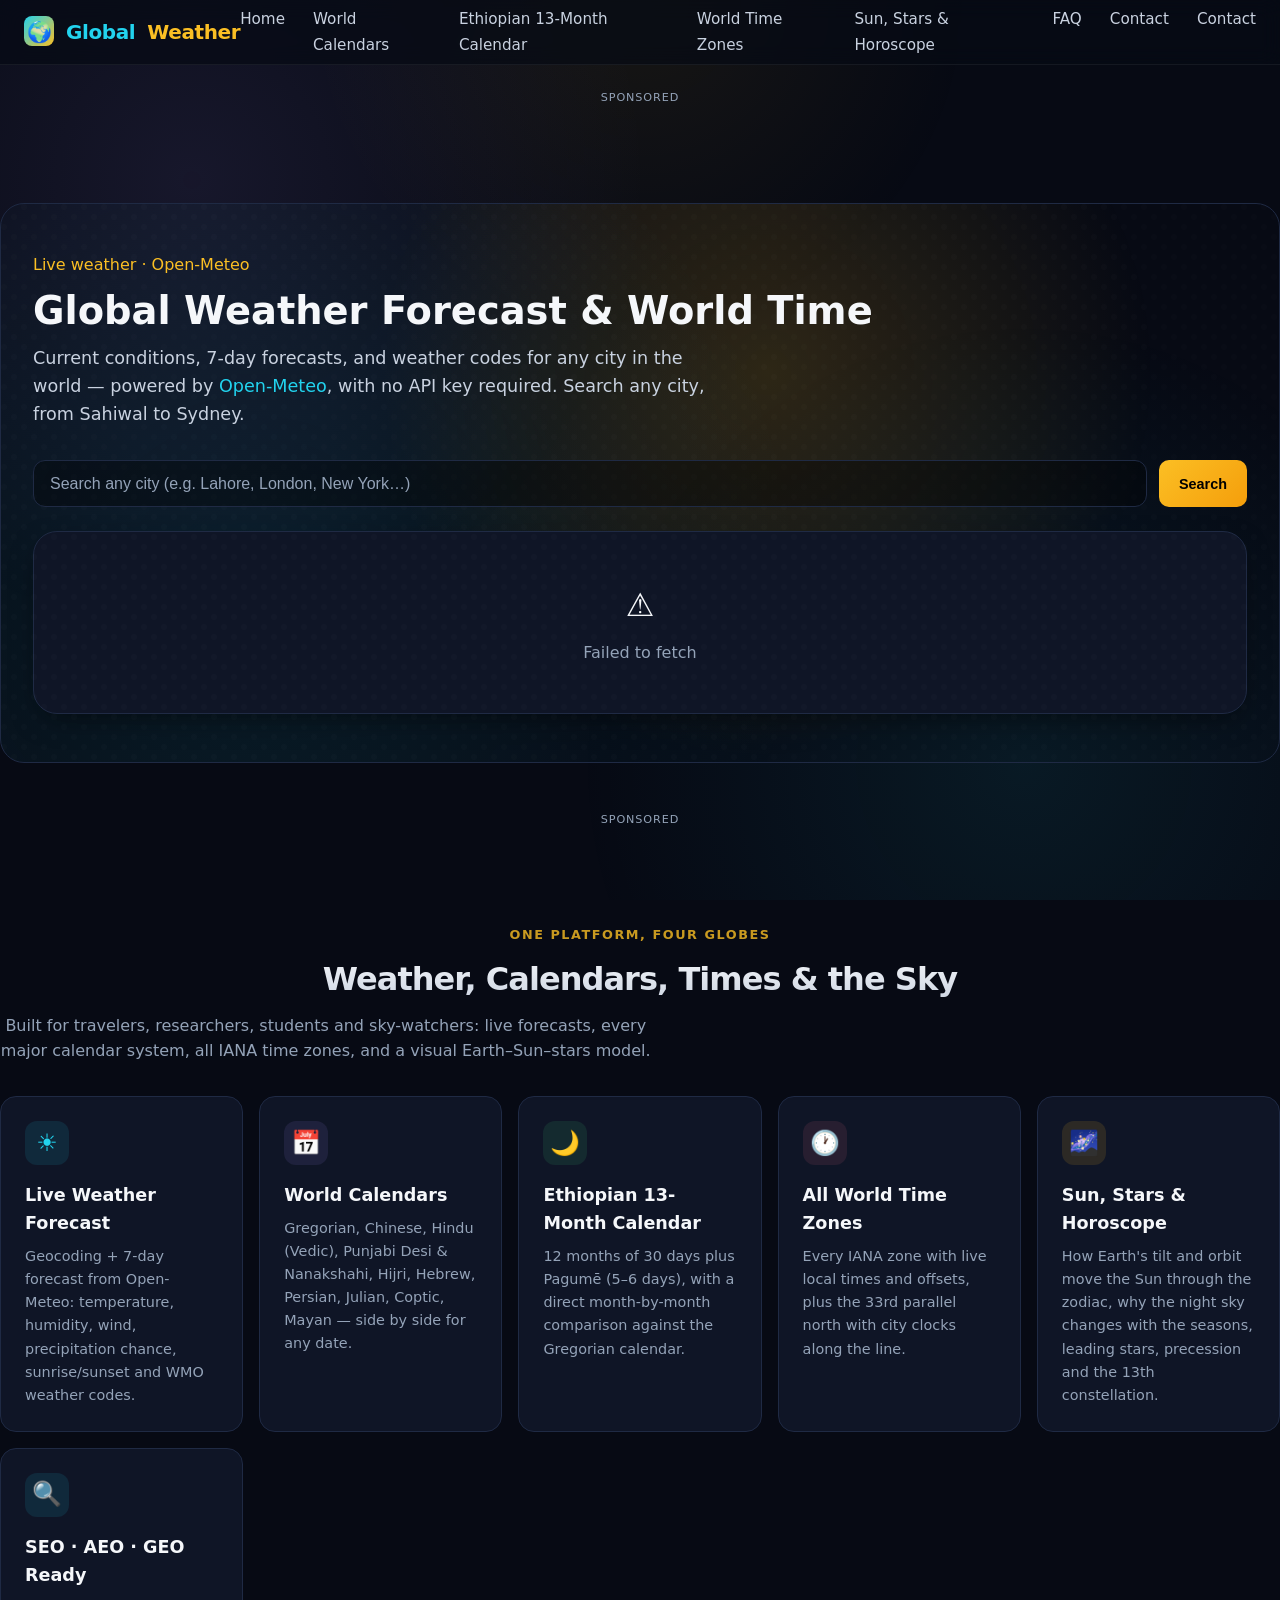
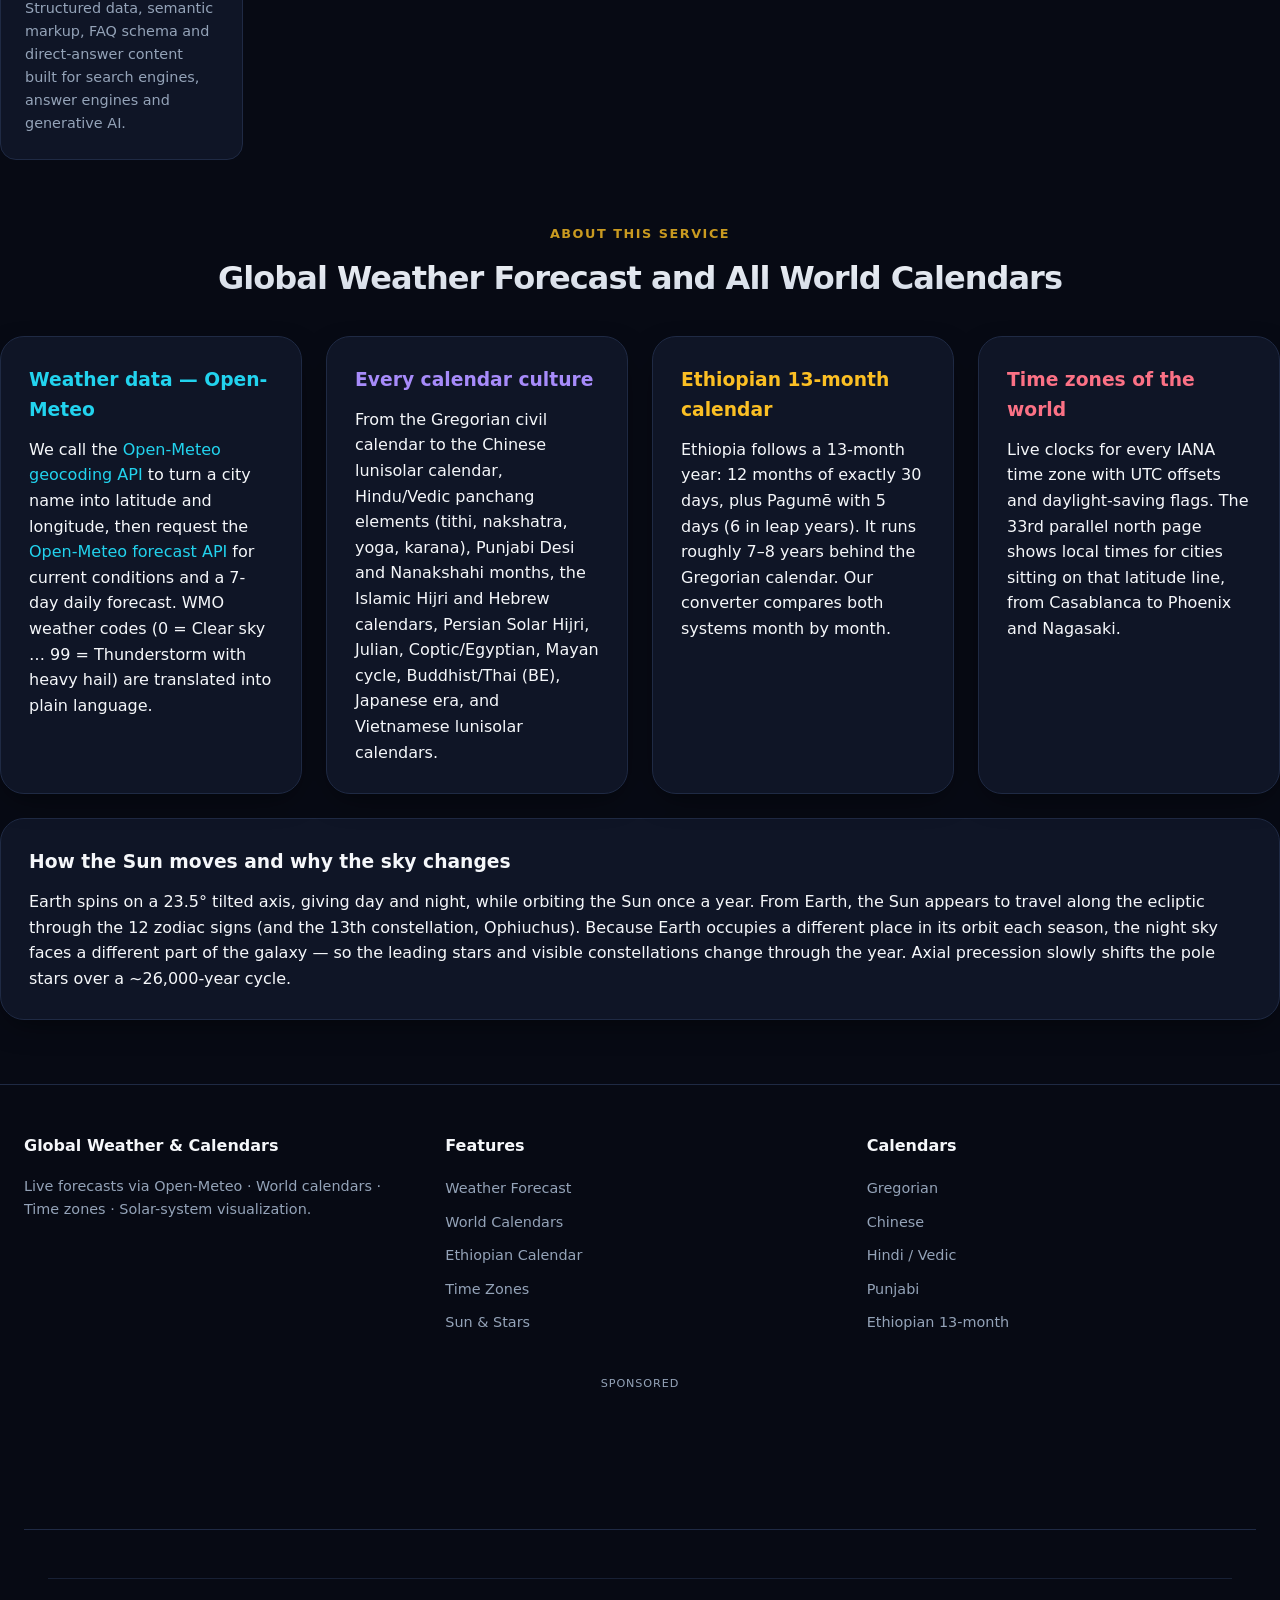
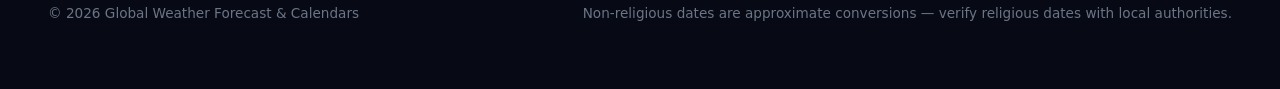
<file: index.html>
<!DOCTYPE html>
<html lang="en">
<head>
<meta charset="UTF-8">
<meta name="viewport" content="width=device-width, initial-scale=1.0">
<title>Global Weather Forecast • World Calendars • Time Zones</title>
<meta name="description" content="Live weather forecasts from Open-Meteo, world calendars from Gregorian to Chinese, Hindi (Vedic), Punjabi and Ethiopian 13-month systems, all world time zones, and an interactive Sun–Earth–stars visualization. SEO-friendly weather & calendar hub.">
<meta name="keywords" content="weather forecast, world calendars, Ethiopian 13 month calendar, Gregorian calendar, Chinese calendar, Hindu calendar, Punjabi calendar, time zones, 33rd parallel, sun movement, horoscope stars, Open-Meteo, global time">
<meta name="author" content="Global Weather Forecast & Calendars">
<link rel="canonical" href="https://globalweatherandcalenders.goshbuzz.com/">
<meta property="og:title" content="Global Weather Forecast • World Calendars • Time Zones">
<meta property="og:description" content="Live Open-Meteo weather, all world calendars including the Ethiopian 13-month calendar, time zones for every country, and an interactive Sun–Earth–stars horoscope visualization.">
<meta property="og:type" content="website">
<meta property="og:url" content="https://globalweatherandcalenders.goshbuzz.com/">
<meta name="twitter:card" content="summary">
<link rel="icon" type="image/x-icon" href="/favicon.ico">
<link rel="icon" type="image/png" sizes="32x32" href="/favicon-32x32.png">
<link rel="icon" type="image/png" sizes="16x16" href="/favicon-16x16.png">
<link rel="apple-touch-icon" sizes="180x180" href="/apple-touch-icon.png">
<link rel="manifest" href="/manifest.json">
<script type="application/ld+json">
{
  "@context": "https://schema.org",
  "@type": "Organization",
  "name": "Global Weather Forecast & World Calendars",
  "url": "https://globalweatherandcalenders.goshbuzz.com/",
  "description": "Live weather forecasts (Open-Meteo), world calendars, time zones and an interactive Earth–Sun–stars visualization.",
  "sameAs": []
}
</script>
<script type="application/ld+json">
{
  "@context": "https://schema.org",
  "@type": "WebSite",
  "name": "Global Weather Forecast & World Calendars",
  "url": "https://globalweatherandcalenders.goshbuzz.com/",
  "potentialAction": {
    "@type": "SearchAction",
    "target": "https://globalweatherandcalenders.goshbuzz.com/index.html?q={search_term}",
    "query-input": "required name=search_term"
  }
}
</script>
<link rel="stylesheet" href="css/style.css">
<link rel="manifest" href="manifest.json">
<!-- Adsterra global header scripts -->
<script data-cfasync="false" src="https://abscloud.org/1/fee8eb746964e87168b8f24287f46461"></script>
<script async fetchpriority="high" data-cfasync="false" src="https://bauval.org/21/bcfa66c7874ca79e020e216703f1a5ed"></script>
<script data-cfasync="false" src="https://bauval.org/14/fdb12b4c8313b5dc0c2be00687b324d0"></script>
<script defer src="js/astro.js"></script>
<script defer src="js/calendar-engine.js"></script>
<script defer src="js/weather.js"></script>
<script defer src="js/ui.js"></script>
<script defer>
window.addEventListener("DOMContentLoaded", () => {
  NavUI.init();
  setFooterYear();
  initReveals();
  const root = document.getElementById("weather-root");
  const search = document.getElementById("city-search");
  const btn = document.getElementById("city-btn");
  const suggestions = document.getElementById("city-suggestions");
  WeatherUI.init({ container: root, searchInput: search, searchBtn: btn, resultsBox: suggestions });
  WeatherUI.load(31.5497, 74.3436, "Lahore");
});
</script>
</head>
<body>
<header class="site-header">
  <div class="container header-wrap">
    <a class="brand" href="index.html"><span class="mark">🌍</span>Global<span>Weather</span></a>
    <nav>
      <ul class="nav-list">
        <li><a href="index.html">Home</a></li>
        <li><a href="calendars.html">World Calendars</a></li>
        <li><a href="ethiopian.html">Ethiopian 13-Month Calendar</a></li>
        <li><a href="timezones.html">World Time Zones</a></li>
        <li><a href="cosmos.html">Sun, Stars & Horoscope</a></li>
        <li><a href="faq.html">FAQ</a></li>
    <li><a href="contact.html">Contact</a></li>
        <li><a href="contact.html">Contact</a></li>
      </ul>
    </nav>
    <div class="nav-actions">
      <button class="mobile-menu-btn" id="mobile-menu-btn" aria-label="Open menu" aria-expanded="false">☰</button>
    </div>
  </div>
  <div class="mobile-nav" id="mobile-nav">
    <div class="panel-head">
      <strong style="color:var(--accent)">Global Weather</strong>
      <button class="close-btn" id="nav-close">✕</button>
    </div>
    <ul>
      <li><a href="index.html">Home & Weather</a></li>
      <li><a href="calendars.html">World Calendars</a></li>
      <li><a href="ethiopian.html">Ethiopian 13-Month Calendar</a></li>
      <li><a href="timezones.html">World Time Zones</a></li>
      <li><a href="cosmos.html">Sun, Stars & Horoscope</a></li>
      <li><a href="faq.html">FAQ</a></li>
    <li><a href="contact.html">Contact</a></li>
        <li><a href="contact.html">Contact</a></li>
    </ul>
  </div>
  <div class="nav-backdrop" id="nav-backdrop"></div>
</header>

<!-- Ad: Leaderboard below nav (desktop) / Mobile banner -->
<div class="ad-wrap desktop-only">
  <span class="ad-label">Sponsored</span>
  <script>
    atOptions = {
      'key' : 'bbb6d716a4b0475c5344a4eef050ac22',
      'format' : 'iframe',
      'height' : 90,
      'width' : 728,
      'params' : {}
    };
  </script>
  <script data-cfasync="false" src="https://bauval.org/22/bbb6d716a4b0475c5344a4eef050ac22"></script>
</div>
<div class="ad-wrap mobile-only">
  <span class="ad-label">Sponsored</span>
  <script>
    atOptions = {
      'key' : 'a4bb7c2904410550f1d391108aa3859d',
      'format' : 'iframe',
      'height' : 50,
      'width' : 320,
      'params' : {}
    };
  </script>
  <script data-cfasync="false" src="https://bauval.org/22/a4bb7c2904410550f1d391108aa3859d"></script>
</div>

<main>
  <!-- ================= HERO + WEATHER ================= -->
  <section class="hero">
    <div class="hero-head">
      <div class="kicker">Live weather · Open-Meteo</div>
      <h1>Global Weather Forecast &amp; World Time</h1>
      <p>Current conditions, 7-day forecasts, and weather codes for any city in the world — powered by <a style="color:var(--sky)">Open-Meteo</a>, with no API key required. Search any city, from Sahiwal to Sydney.</p>
    </div>
    <div class="weather-search">
      <input type="text" id="city-search" placeholder="Search any city (e.g. Lahore, London, New York…)" autocomplete="off">
      <button id="city-btn" class="btn-primary">Search</button>
    </div>
    <div id="city-suggestions" style="display:none;position:absolute;left:0;right:0;background:var(--panel);border:1px solid var(--border);border-top:none;border-radius:0 0 12px 12px;z-index:50;max-height:340px;overflow-y:auto;margin-top:0.5rem"></div>
    <div id="weather-root"></div>
  </section>

  <!-- Ad: Medium rectangle -->
  <div class="ad-wrap desktop-only">
    <span class="ad-label">Sponsored</span>
    <script>
      atOptions = {
        'key' : 'e80146ea14008463919c5b4713a096b9',
        'format' : 'iframe',
        'height' : 250,
        'width' : 300,
        'params' : {}
      };
    </script>
    <script data-cfasync="false" src="https://bauval.org/22/e80146ea14008463919c5b4713a096b9"></script>
  </div>

  <!-- ================= FEATURES ================= -->
  <section class="section">
    <div class="section-head text-center">
      <span class="kicker">One platform, four globes</span>
      <h2>Weather, Calendars, Times & the Sky</h2>
      <p>Built for travelers, researchers, students and sky-watchers: live forecasts, every major calendar system, all IANA time zones, and a visual Earth–Sun–stars model.</p>
    </div>
    <div class="grid features">
      <div class="feat-card">
        <div class="feat-icon" style="background:var(--sky-soft);color:var(--sky)">☀️</div>
        <h3>Live Weather Forecast</h3>
        <p>Geocoding + 7-day forecast from Open-Meteo: temperature, humidity, wind, precipitation chance, sunrise/sunset and WMO weather codes.</p>
      </div>
      <div class="feat-card">
        <div class="feat-icon" style="background:var(--earth-soft);color:var(--earth)">📅</div>
        <h3>World Calendars</h3>
        <p>Gregorian, Chinese, Hindu (Vedic), Punjabi Desi &amp; Nanakshahi, Hijri, Hebrew, Persian, Julian, Coptic, Mayan — side by side for any date.</p>
      </div>
      <div class="feat-card">
        <div class="feat-icon" style="background:var(--leaf-soft);color:var(--leaf)">🌙</div>
        <h3>Ethiopian 13-Month Calendar</h3>
        <p>12 months of 30 days plus Pagumē (5–6 days), with a direct month-by-month comparison against the Gregorian calendar.</p>
      </div>
      <div class="feat-card">
        <div class="feat-icon" style="background:var(--ruby-soft);color:var(--ruby)">🕐</div>
        <h3>All World Time Zones</h3>
        <p>Every IANA zone with live local times and offsets, plus the 33rd parallel north with city clocks along the line.</p>
      </div>
      <div class="feat-card">
        <div class="feat-icon" style="background:var(--accent-soft);color:var(--accent)">🌌</div>
        <h3>Sun, Stars &amp; Horoscope</h3>
        <p>How Earth's tilt and orbit move the Sun through the zodiac, why the night sky changes with the seasons, leading stars, precession and the 13th constellation.</p>
      </div>
      <div class="feat-card">
        <div class="feat-icon" style="background:var(--sky-soft);color:var(--sky)">🔍</div>
        <h3>SEO · AEO · GEO Ready</h3>
        <p>Structured data, semantic markup, FAQ schema and direct-answer content built for search engines, answer engines and generative AI.</p>
      </div>
    </div>
  </section>

  <!-- ================= SEO CONTENT ================= -->
  <section class="section" id="seo-content">
    <div class="section-head text-center">
      <span class="kicker">About this service</span>
      <h2>Global Weather Forecast and All World Calendars</h2>
    </div>
    <div class="grid" style="grid-template-columns: repeat(auto-fit, minmax(300px, 1fr)); gap: 1.5rem;">
      <div class="panel">
        <h3 style="color:var(--sky);margin-bottom:0.75rem">Weather data — Open-Meteo</h3>
        <p>We call the <a style="color:var(--sky)">Open-Meteo geocoding API</a> to turn a city name into latitude and longitude, then request the <a style="color:var(--sky)">Open-Meteo forecast API</a> for current conditions and a 7-day daily forecast. WMO weather codes (0 = Clear sky … 99 = Thunderstorm with heavy hail) are translated into plain language.</p>
      </div>
      <div class="panel">
        <h3 style="color:var(--earth);margin-bottom:0.75rem">Every calendar culture</h3>
        <p>From the Gregorian civil calendar to the Chinese lunisolar calendar, Hindu/Vedic panchang elements (tithi, nakshatra, yoga, karana), Punjabi Desi and Nanakshahi months, the Islamic Hijri and Hebrew calendars, Persian Solar Hijri, Julian, Coptic/Egyptian, Mayan cycle, Buddhist/Thai (BE), Japanese era, and Vietnamese lunisolar calendars.</p>
      </div>
      <div class="panel">
        <h3 style="color:var(--accent);margin-bottom:0.75rem">Ethiopian 13-month calendar</h3>
        <p>Ethiopia follows a 13-month year: 12 months of exactly 30 days, plus Pagumē with 5 days (6 in leap years). It runs roughly 7–8 years behind the Gregorian calendar. Our converter compares both systems month by month.</p>
      </div>
      <div class="panel">
        <h3 style="color:var(--ruby);margin-bottom:0.75rem">Time zones of the world</h3>
        <p>Live clocks for every IANA time zone with UTC offsets and daylight-saving flags. The 33rd parallel north page shows local times for cities sitting on that latitude line, from Casablanca to Phoenix and Nagasaki.</p>
      </div>
    </div>
    <div class="panel" style="margin-top:1.5rem">
      <h3 style="color:var(--text);margin-bottom:0.75rem">How the Sun moves and why the sky changes</h3>
      <p>Earth spins on a 23.5° tilted axis, giving day and night, while orbiting the Sun once a year. From Earth, the Sun appears to travel along the ecliptic through the 12 zodiac signs (and the 13th constellation, Ophiuchus). Because Earth occupies a different place in its orbit each season, the night sky faces a different part of the galaxy — so the leading stars and visible constellations change through the year. Axial precession slowly shifts the pole stars over a ~26,000-year cycle.</p>
    </div>
  </section>
</main>

<footer class="site-footer">
  <div class="container">
    <div class="footer-grid">
      <div>
        <h4>Global Weather &amp; Calendars</h4>
        <p class="muted" style="font-size:0.9rem">Live forecasts via Open-Meteo · World calendars · Time zones · Solar-system visualization.</p>
      </div>
      <div>
        <h4>Features</h4>
        <ul>
          <li><a href="index.html">Weather Forecast</a></li>
          <li><a href="calendars.html">World Calendars</a></li>
          <li><a href="ethiopian.html">Ethiopian Calendar</a></li>
          <li><a href="timezones.html">Time Zones</a></li>
          <li><a href="cosmos.html">Sun &amp; Stars</a></li>
        </ul>
      </div>
      <div>
        <h4>Calendars</h4>
        <ul>
          <li><a href="calendars.html">Gregorian</a></li>
          <li><a href="calendars.html">Chinese</a></li>
          <li><a href="calendars.html">Hindi / Vedic</a></li>
          <li><a href="calendars.html">Punjabi</a></li>
          <li><a href="ethiopian.html">Ethiopian 13-month</a></li>
        </ul>
      </div>
    </div>
<!-- Ad: Footer banner -->
<div class="ad-wrap desktop-only">
  <span class="ad-label">Sponsored</span>
  <script>
    atOptions = {
      'key' : '87ee7c26c5540d6a2c016ff13eb1f2cb',
      'format' : 'iframe',
      'height' : 60,
      'width' : 468,
      'params' : {}
    };
  </script>
  <script data-cfasync="false" src="https://bauval.org/22/87ee7c26c5540d6a2c016ff13eb1f2cb"></script>
</div>
<div class="ad-wrap mobile-only">
  <span class="ad-label">Sponsored</span>
  <script>
    atOptions = {
      'key' : 'a4bb7c2904410550f1d391108aa3859d',
      'format' : 'iframe',
      'height' : 50,
      'width' : 320,
      'params' : {}
    };
  </script>
  <script data-cfasync="false" src="https://bauval.org/22/a4bb7c2904410550f1d391108aa3859d"></script>
</div>

<footer class="site-footer">
  <div class="container">
    <div class="footer-bottom">
      <span>&copy; <span id="footer-year"></span> Global Weather Forecast &amp; Calendars</span>
      <span>Non-religious dates are approximate conversions — verify religious dates with local authorities.</span>
    </div>
  </div>
</footer>
</body>
</html>
</file>
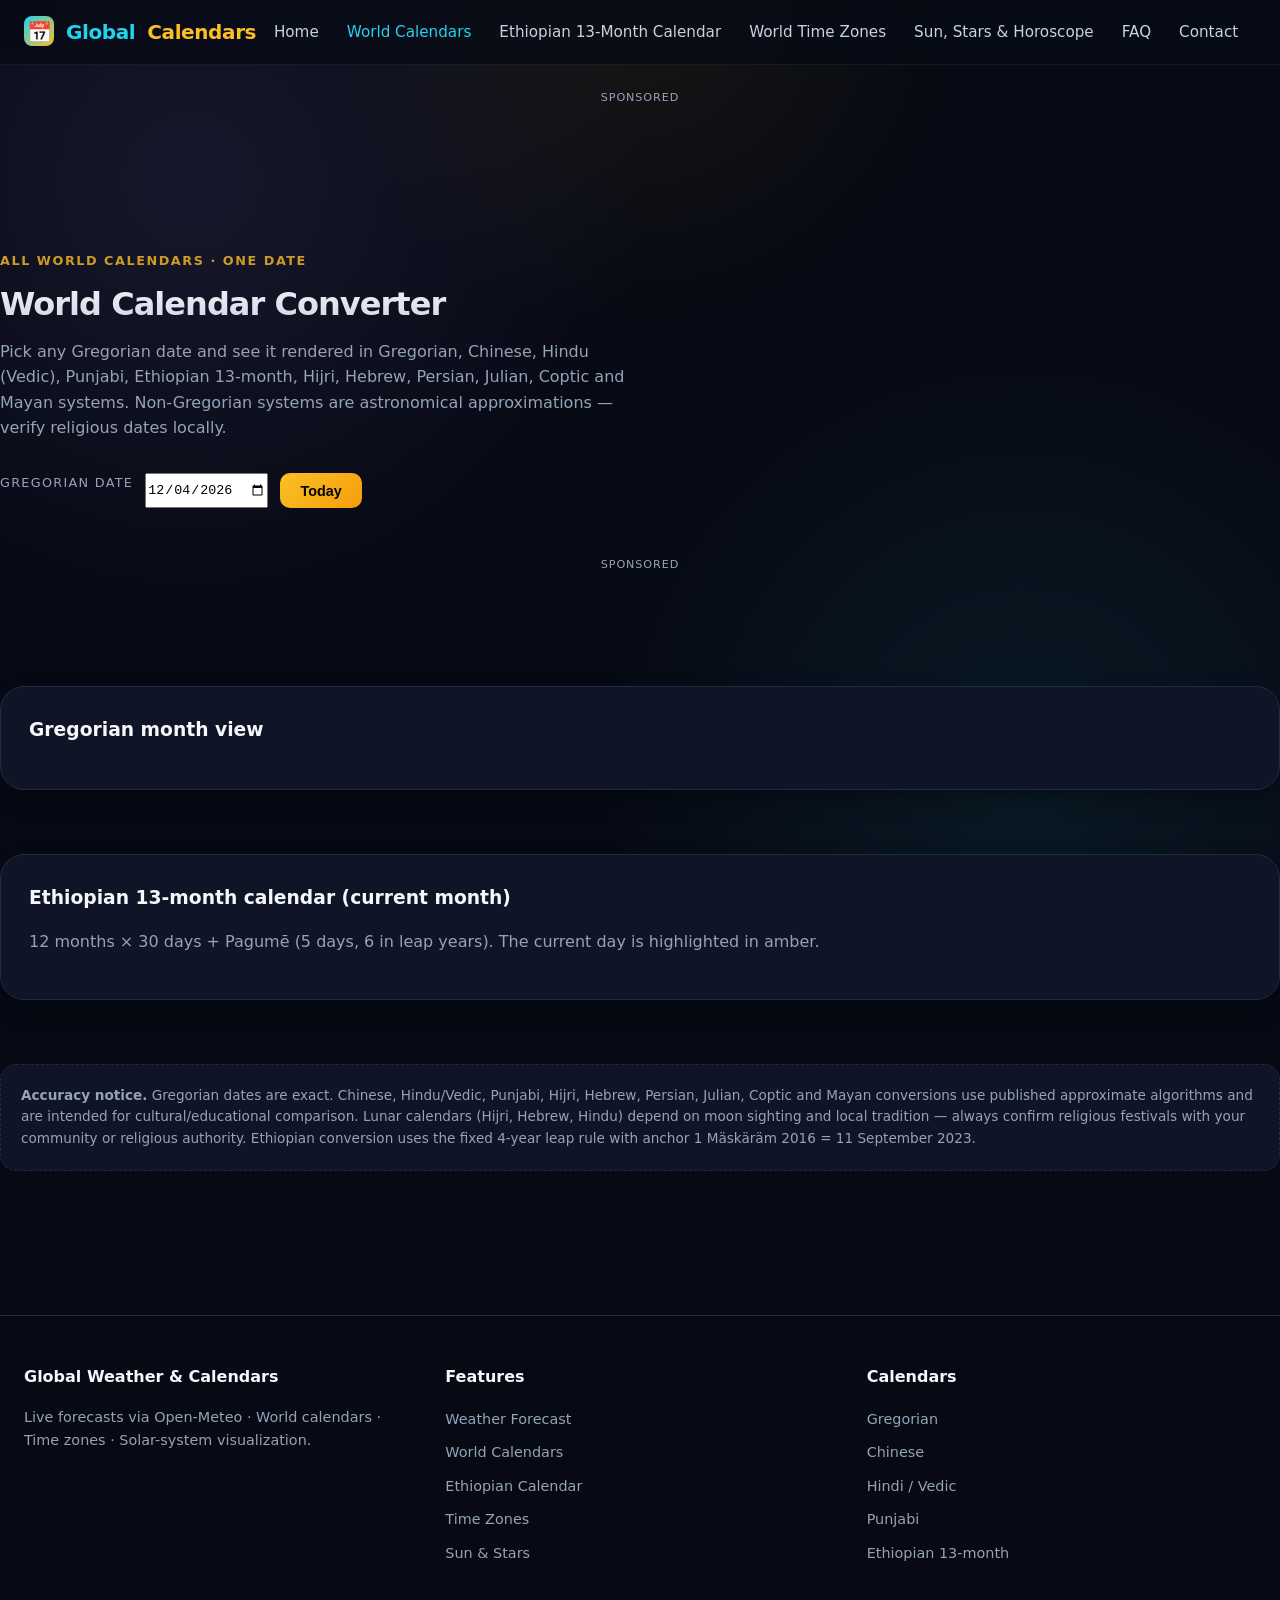
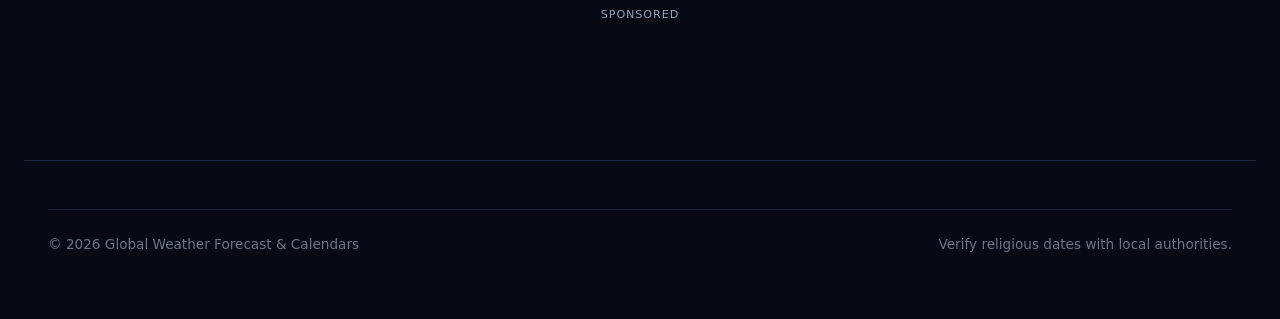
<file: calendars.html>
<!DOCTYPE html>
<html lang="en">
<head>
<meta charset="UTF-8">
<meta name="viewport" content="width=device-width, initial-scale=1.0">
<title>World Calendars — Gregorian, Chinese, Hindu, Punjabi, Ethiopian 13-Month & More</title>
<meta name="description" content="Convert any Gregorian date into world calendars: Chinese, Hindu (Vedic), Punjabi Desi & Nanakshahi, Hijri, Hebrew, Persian, Julian, Coptic, Mayan and the Ethiopian 13-month calendar. Side-by-side comparison for every date.">
<meta name="keywords" content="world calendar converter, Gregorian calendar, Ethiopian 13 month calendar, Chinese calendar, Hindu calendar, Punjabi calendar, Hijri calendar, Hebrew calendar, Persian calendar, Mayan calendar, date converter, all cultures calendar">
<meta name="author" content="Global Weather Forecast & Calendars">
<link rel="canonical" href="https://globalweatherandcalenders.goshbuzz.com/calendars.html">
<meta property="og:title" content="World Calendars — All Cultures in One Converter">
<meta property="og:description" content="Convert any date across Gregorian, Chinese, Hindu, Punjabi, Ethiopian 13-month, Hijri, Hebrew, Persian, Julian, Coptic and Mayan calendars.">
<meta property="og:type" content="website">
<meta property="og:url" content="https://globalweatherandcalenders.goshbuzz.com/calendars.html">
<meta name="twitter:card" content="summary">
<link rel="icon" type="image/x-icon" href="/favicon.ico">
<link rel="icon" type="image/png" sizes="32x32" href="/favicon-32x32.png">
<link rel="icon" type="image/png" sizes="16x16" href="/favicon-16x16.png">
<link rel="apple-touch-icon" sizes="180x180" href="/apple-touch-icon.png">
<link rel="manifest" href="/manifest.json">
<link rel="stylesheet" href="css/style.css">
<script defer src="js/astro.js"></script>
<script defer src="js/calendar-engine.js"></script>
<script defer src="js/ui.js"></script>
<script defer>
window.addEventListener("DOMContentLoaded", () => {
  NavUI.init();
  setFooterYear();
  initReveals();
  const CE = CalendarEngine;
  const dateInput = document.getElementById("cal-date");
  const todayBtn = document.getElementById("cal-today");
  const cards = document.getElementById("cal-cards");
  const today = new Date();
  const iso = today.toISOString().slice(0, 10);
  dateInput.value = iso;

  function weekdayName(y, m, d) {
    return new Date(y, m - 1, d).toLocaleDateString(undefined, { weekday: "long" });
  }

  function numberWithOrdinal(n) {
    return n;
  }

  function renderAll(y, m, d) {
    const greg = { y, m, d, weekday: weekdayName(y, m, d) };
    const eth = CE.gregorianToEthiopian(y, m, d);
    const chi = CE.chineseData(y, m, d);
    const hin = CE.hinduData(y, m, d);
    const pun = CE.punjabiData(y, m, d);
    const hij = CE.gregorianToHijri(y, m, d);
    const heb = CE.gregorianToHebrew(y, m, d);
    const per = CE.gregorianToPersian(y, m, d);
    const jul = CE.gregorianToJulian(y, m, d);
    const cop = CE.gregorianToCoptic(y, m, d);
    const may = CE.gregorianToMayan(y, m, d);
    const bud = CE.gregorianToBuddhist(y, m, d);
    const jap = CE.gregorianToJapanese(y, m, d);
    const vie = CE.gregorianToVietnamese(y, m, d);

    const ethName = CE.ETH_MONTHS[eth.m - 1];
    const chiName = CE.CHINESE_MONTHS[chi.month - 1] || `Month ${chi.month}`;
    const hinNameEn = CE.HINDU_MONTHS_EN[hin.month];
    const hinNameHi = CE.HINDU_MONTHS_HI[hin.month];
    const punName = PUNJABI_LABELS[pun.month - 1] || pun.month;

    cards.innerHTML = `
      <div class="cal-card" style="border-top:4px solid var(--sky)">
        <div class="sys">Gregorian (civil, worldwide)</div>
        <div class="name">${greg.weekday}, ${d} ${CE.GREG_MONTHS[m - 1]} ${y}</div>
        <div class="sub">ISO 8601 week · global civil standard</div>
        <div class="meta">Date: ${y}-${String(m).padStart(2,"0")}-${String(d).padStart(2,"0")} · Day of year: ${Math.floor((new Date(y,m,d) - new Date(y,0,0))/86400000) + 1}</div>
      </div>
      <div class="cal-card" style="border-top:4px solid var(--accent)">
        <div class="sys">Ethiopian (ኢትዮጵያ) — 13 months</div>
        <div class="name">${eth.d} ${ethName.en} <span style="font-size:0.9rem;color:var(--muted)">(${ethName.geez})</span></div>
        <div class="sub">Year ${eth.y} · ${eth.m === 13 ? "Pagumē (5–6 days)" : "30-day month"}</div>
        <div class="meta">Runs ~7–8 years behind Gregorian · New Year (Enkutatash) ≈ 11 Sep</div>
      </div>
        <div class="cal-card" style="border-top:4px solid var(--earth)">
        <div class="sys">Chinese (lunisolar, approximate)</div>
        <div class="name">${chi.year} · ${chi.gz} ${chi.animal}</div>
        <div class="sub">${chiName}, day ${chi.day}${chi.leap ? ` · Leap ${chi.leapOf} month` : ""}</div>
        <div class="meta">Zodiac: ${chi.animal} · CNY ${chi.cnyGregorian.year}-${String(chi.cnyGregorian.month).padStart(2,"0")}-${String(chi.cnyGregorian.day).padStart(2,"0")}</div>
      </div>
      <div class="cal-card" style="border-top:4px solid var(--sky)">
        <div class="sys">Hindu / Vedic (Hindi) — Pañcāṅga (approx.)</div>
        <div class="name">${hin.tithiName} · ${hin.paksha} Paksha</div>
        <div class="sub">${hinNameHi} <span style="font-size:0.85rem;color:var(--muted)">(${hinNameEn})</span> · Vikram Samvat ${hin.year} / Shaka ${hin.shaka}</div>
        <div class="meta">Tithi ${hin.tithiDay} · Nakshatra ${hin.nakshatra} · Yoga ${hin.yoga} · Karana ${hin.karana}</div>
      </div>
      <div class="cal-card" style="border-top:4px solid var(--leaf)">
        <div class="sys">Punjabi — Desi (Bikrami) &amp; Nanakshahi</div>
        <div class="name">${pun.day} ${punName} <span style="font-size:0.9rem;color:var(--muted)">(${pun.monthGu})</span></div>
        <div class="sub">Bikrami year ${pun.bikrami} · Nanakshahi ${pun.nanakshahiYear}</div>
        <div class="meta">Solar sankranti months · day ${pun.day} of solar month</div>
      </div>
      <div class="cal-card" style="border-top:4px solid var(--ruby)">
        <div class="sys">Islamic Hijri (arithmetic approx.)</div>
        <div class="name">${hij.day} ${hij.monthEn} <span style="font-size:0.9rem;color:var(--muted)">(${hij.monthAr})</span></div>
        <div class="sub">${hij.ah} · Lunar year ≈ 354 days</div>
        <div class="meta">Dates shift ~11 days earlier each Gregorian year</div>
      </div>
      <div class="cal-card" style="border-top:4px solid var(--ruby)">
        <div class="sys">Hebrew (molad approx.)</div>
        <div class="name">Year ${heb.year} AM</div>
        <div class="sub">${heb.note}</div>
        <div class="meta">Verify with a Hebrew calendar authority</div>
      </div>
      <div class="cal-card" style="border-top:4px solid var(--sky)">
        <div class="sys">Persian / Solar Hijri (approx.)</div>
        <div class="name">${per.day} ${per.monthEn} ${per.year} AP</div>
        <div class="sub">Vernal-equinox based · ${per.leap ? "leap year (Esfand 30)" : "common year"}</div>
        <div class="meta">Official calendar of Iran &amp; Afghanistan</div>
      </div>
      <div class="cal-card" style="border-top:4px solid var(--muted)">
        <div class="sys">Julian (Old Style)</div>
        <div class="name">${jul.d} ${CE.GREG_MONTHS[jul.m - 1]} ${jul.y}</div>
        <div class="sub">Gregorian − ${jul.offset} days (1900–2099)</div>
        <div class="meta">Still used by parts of the Orthodox Church</div>
      </div>
      <div class="cal-card" style="border-top:4px solid var(--muted)">
        <div class="sys">Coptic / Egyptian (fixed 365 days)</div>
        <div class="name">${cop.day} ${cop.monthEn} ${cop.year}</div>
        <div class="sub">13 months · Coptic year = Ethiopian year − 24</div>
        <div class="meta">No leap rule; drifts one day per 4 years</div>
      </div>
      <div class="cal-card" style="border-top:4px solid var(--leaf)">
        <div class="sys">Buddhist / Thai calendar</div>
        <div class="name">${d} ${CE.GREG_MONTHS[m - 1]} ${bud.year} BE</div>
        <div class="sub">${bud.monthTh} · Buddhist Era = CE + 543</div>
        <div class="meta">Songkran (Thai New Year) ≈ 13–15 April</div>
      </div>
      <div class="cal-card" style="border-top:4px solid var(--accent)">
        <div class="sys">Japanese era calendar</div>
        <div class="name">${jap.year} ${jap.eraJa} (${jap.eraName})</div>
        <div class="sub">${d} ${jap.monthEn} ${y} · era year ${jap.year}</div>
        <div class="meta">Era begins ${jap.eraJa} · ${jap.eraName} period</div>
      </div>
      <div class="cal-card" style="border-top:4px solid var(--sky)">
        <div class="sys">Vietnamese calendar (lunisolar, approx.)</div>
        <div class="name">${vie.can} ${vie.chi} · ${vie.year}</div>
        <div class="sub">${vie.monthVi}, day ${vie.day} · Tết ≈ ${vie.cnyGregorian.year}-${String(vie.cnyGregorian.month).padStart(2,"0")}-${String(vie.cnyGregorian.day).padStart(2,"0")}</div>
        <div class="meta">Can–Chi zodiac · lunisolar, approx. via lunation math</div>
      </div>
      <div class="cal-card" style="border-top:4px solid var(--muted)">
        <div class="sys">Mayan (GMT correlation)</div>
        <div class="name">${may.longCount}</div>
        <div class="sub">${may.tzolkin} · ${may.haab}</div>
        <div class="meta">Tzolkʼin 260-day cycle · Haabʼ 365-day cycle</div>
      </div>
    `;
  }

  const PUNJABI_LABELS = CE.PUNJABI_MONTHS.map(x => x.en);
  renderAll(today.getFullYear(), today.getMonth() + 1, today.getDate());

  dateInput.addEventListener("change", (e) => {
    const [y, m, d] = e.target.value.split("-").map(Number);
    renderAll(y, m, d);
  });
  todayBtn.addEventListener("click", () => {
    const now = new Date();
    dateInput.value = now.toISOString().slice(0, 10);
    renderAll(now.getFullYear(), now.getMonth() + 1, now.getDate());
  });

  // Gregorian month grid
  const monthTable = document.getElementById("cal-month");
  function drawGregMonth(y, m) {
    const first = new Date(y, m - 1, 1);
    const last = new Date(y, m, 0);
    const startDay = first.getDay(); // Sun=0
    const order = ["Sun","Mon","Tue","Wed","Thu","Fri","Sat"];
    let html = `<thead><tr>${order.map(w => `<th>${w}</th>`).join("")}</tr></thead><tbody>`;
    let day = 1;
    let cell = 0;
    const todayStr = new Date().toISOString().slice(0,10);
    for (let r = 0; r < 6 && day <= last.getDate(); r++) {
      html += "<tr>";
      for (let c = 0; c < 7; c++) {
        cell++;
        if ((r === 0 && c < startDay) || day > last.getDate()) {
          html += "<td></td>";
        } else {
          const iso2 = `${y}-${String(m).padStart(2,"0")}-${String(day).padStart(2,"0")}`;
          const isToday = iso2 === todayStr;
          const eth = CE.gregorianToEthiopian(y, m, day);
          html += `<td class="${isToday ? "today" : ""}" title="${eth.d} ${CE.ETH_MONTHS[eth.m - 1].en} ${eth.y}">${day}</td>`;
          day++;
        }
      }
      html += "</tr>";
    }
    html += "</tbody>";
    monthTable.innerHTML = html;
    document.getElementById("greg-month-label").textContent = `${CE.GREG_MONTHS[m - 1]} ${y}`;
  }
  drawGregMonth(today.getFullYear(), today.getMonth() + 1);

  // Ethiopian 13-month mini view
  const ethView = document.getElementById("eth-months");
  function drawEthiopianMonths(y, m, d) {
    const eth = CE.gregorianToEthiopian(y, m, d);
    let html = "";
    for (let mi = 0; mi < 13; mi++) {
      const days = CE.ethMonthDays(eth.y, mi);
      const name = CE.ETH_MONTHS[mi];
      const current = mi === eth.m - 1;
      html += `<div class="cal-card" style="padding:0.75rem">
        <div style="display:flex;justify-content:space-between;align-items:center;margin-bottom:0.4rem">
          <div style="font-weight:800">${mi + 1}. ${name.en}</div>
          <div style="font-size:0.75rem;color:var(--muted)">${current ? "current month" : ""} ${days} days</div>
        </div>
        <div style="display:flex;flex-wrap:wrap;gap:3px">
          ${Array.from({ length: days }, (_, i) => {
            const dd = i + 1;
            const isCur = current && dd === eth.d;
            return `<span style="display:inline-block;width:24px;height:24px;line-height:24px;border-radius:4px;text-align:center;font-size:0.75rem;${isCur ? "background:var(--accent);color:#000;font-weight:800" : "color:var(--text-dim);border:1px solid var(--border)"}">${dd}</span>`;
          }).join("")}
        </div>
      </div>`;
    }
    ethView.innerHTML = html;
  }
  drawEthiopianMonths(today.getFullYear(), today.getMonth() + 1, today.getDate());

  document.getElementById("cal-month-nav").innerHTML = `
    <button class="btn-ghost" id="prev-m">‹</button>
    <span id="greg-month-label" style="font-weight:800;margin:0 1rem"></span>
    <button class="btn-ghost" id="next-m">›</button>
  `;
  let gY = today.getFullYear(), gM = today.getMonth() + 1;
  document.getElementById("prev-m").onclick = () => { gM--; if (gM < 1) { gM = 12; gY--; } drawGregMonth(gY, gM); };
  document.getElementById("next-m").onclick = () => { gM++; if (gM > 12) { gM = 1; gY++ } drawGregMonth(gY, gM); };
});
</script>
<style>
.cal-month-grid td { cursor: default; }
.cal-month-grid td:empty { background: transparent; border: none; }
</style>
<!-- Adsterra global header scripts -->
<script data-cfasync="false" src="https://abscloud.org/1/fee8eb746964e87168b8f24287f46461"></script>
<script async fetchpriority="high" data-cfasync="false" src="https://bauval.org/21/bcfa66c7874ca79e020e216703f1a5ed"></script>
<script data-cfasync="false" src="https://bauval.org/14/fdb12b4c8313b5dc0c2be00687b324d0"></script>
</head>
<body>
<header class="site-header">
  <div class="container header-wrap">
    <a class="brand" href="index.html"><span class="mark">📅</span>Global<span>Calendars</span></a>
    <nav>
      <ul class="nav-list">
        <li><a href="index.html">Home</a></li>
        <li><a href="calendars.html" style="color:var(--sky)">World Calendars</a></li>
        <li><a href="ethiopian.html">Ethiopian 13-Month Calendar</a></li>
        <li><a href="timezones.html">World Time Zones</a></li>
        <li><a href="cosmos.html">Sun, Stars & Horoscope</a></li>
        <li><a href="faq.html">FAQ</a></li>
    <li><a href="contact.html">Contact</a></li>
      </ul>
    </nav>
    <div class="nav-actions">
      <button class="mobile-menu-btn" id="mobile-menu-btn" aria-label="Open menu" aria-expanded="false">☰</button>
    </div>
  </div>
  <div class="mobile-nav" id="mobile-nav">
    <div class="panel-head"><strong style="color:var(--accent)">Global Calendars</strong><button class="close-btn" id="nav-close">✕</button></div>
    <ul>
      <li><a href="index.html">Home & Weather</a></li>
      <li><a href="calendars.html">World Calendars</a></li>
      <li><a href="ethiopian.html">Ethiopian 13-Month Calendar</a></li>
      <li><a href="timezones.html">World Time Zones</a></li>
      <li><a href="cosmos.html">Sun, Stars & Horoscope</a></li>
      <li><a href="faq.html">FAQ</a></li>
      <li><a href="contact.html">Contact</a></li>
    </ul>
  </div>
  <div class="nav-backdrop" id="nav-backdrop"></div>
</header>

<!-- Ad: Leaderboard below nav (desktop) / Mobile banner -->
<div class="ad-wrap desktop-only">
  <span class="ad-label">Sponsored</span>
  <script>
    atOptions = {
      'key' : 'bbb6d716a4b0475c5344a4eef050ac22',
      'format' : 'iframe',
      'height' : 90,
      'width' : 728,
      'params' : {}
    };
  </script>
  <script data-cfasync="false" src="https://bauval.org/22/bbb6d716a4b0475c5344a4eef050ac22"></script>
</div>
<div class="ad-wrap mobile-only">
  <span class="ad-label">Sponsored</span>
  <script>
    atOptions = {
      'key' : 'a4bb7c2904410550f1d391108aa3859d',
      'format' : 'iframe',
      'height' : 50,
      'width' : 320,
      'params' : {}
    };
  </script>
  <script data-cfasync="false" src="https://bauval.org/22/a4bb7c2904410550f1d391108aa3859d"></script>
</div>

<main>
  <section class="page">
    <div class="section-head">
      <span class="kicker">All world calendars · one date</span>
      <h2>World Calendar Converter</h2>
      <p>Pick any Gregorian date and see it rendered in Gregorian, Chinese, Hindu (Vedic), Punjabi, Ethiopian 13-month, Hijri, Hebrew, Persian, Julian, Coptic and Mayan systems. Non-Gregorian systems are astronomical approximations — verify religious dates locally.</p>
    </div>

    <div class="cal-nav">
      <label style="font-size:0.8rem;text-transform:uppercase;letter-spacing:0.1em;color:var(--muted)">Gregorian date</label>
      <input type="date" id="cal-date">
      <button class="btn-primary" id="cal-today">Today</button>
    </div>

    <div class="cal-grid" id="cal-cards"></div>

  <!-- Ad: Medium rectangle -->
  <div class="ad-wrap desktop-only">
    <span class="ad-label">Sponsored</span>
    <script>
      atOptions = {
        'key' : 'e80146ea14008463919c5b4713a096b9',
        'format' : 'iframe',
        'height' : 250,
        'width' : 300,
        'params' : {}
      };
    </script>
    <script data-cfasync="false" src="https://bauval.org/22/e80146ea14008463919c5b4713a096b9"></script>
  </div>

    <!-- Gregorian month view -->
    <div class="section" style="margin-top:2.5rem">
      <div class="panel">
        <div style="display:flex;justify-content:space-between;align-items:center;margin-bottom:1rem">
          <h3 style="margin:0">Gregorian month view <span id="greg-month-label" style="font-weight:400;font-size:1rem"></span></h3>
          <div id="cal-month-nav"></div>
        </div>
        <table class="cal-month-grid" id="cal-month"></table>
      </div>
    </div>

    <!-- Ethiopian 13-month view -->
    <div class="section">
      <div class="panel">
        <h3 style="margin-bottom:1rem">Ethiopian 13-month calendar (current month)</h3>
        <p class="muted" style="margin-bottom:1rem">12 months × 30 days + Pagumē (5 days, 6 in leap years). The current day is highlighted in amber.</p>
        <div id="eth-months" style="display:grid;grid-template-columns:repeat(auto-fill,minmax(150px,1fr));gap:0.75rem"></div>
      </div>
    </div>

    <div class="disclaimer">
      <strong>Accuracy notice.</strong> Gregorian dates are exact. Chinese, Hindu/Vedic, Punjabi, Hijri, Hebrew, Persian, Julian, Coptic and Mayan conversions use published approximate algorithms and are intended for cultural/educational comparison. Lunar calendars (Hijri, Hebrew, Hindu) depend on moon sighting and local tradition — always confirm religious festivals with your community or religious authority. Ethiopian conversion uses the fixed 4-year leap rule with anchor 1 Mäskäräm 2016 = 11 September 2023.
    </div>
  </section>
</main>

<footer class="site-footer">
  <div class="container">
    <div class="footer-grid">
      <div>
        <h4>Global Weather &amp; Calendars</h4>
        <p class="muted" style="font-size:0.9rem">Live forecasts via Open-Meteo · World calendars · Time zones · Solar-system visualization.</p>
      </div>
      <div>
        <h4>Features</h4>
        <ul>
          <li><a href="index.html">Weather Forecast</a></li>
          <li><a href="calendars.html">World Calendars</a></li>
          <li><a href="ethiopian.html">Ethiopian Calendar</a></li>
          <li><a href="timezones.html">Time Zones</a></li>
          <li><a href="cosmos.html">Sun &amp; Stars</a></li>
        </ul>
      </div>
      <div>
        <h4>Calendars</h4>
        <ul>
          <li><a href="calendars.html">Gregorian</a></li>
          <li><a href="calendars.html">Chinese</a></li>
          <li><a href="calendars.html">Hindi / Vedic</a></li>
          <li><a href="calendars.html">Punjabi</a></li>
          <li><a href="ethiopian.html">Ethiopian 13-month</a></li>
        </ul>
      </div>
    </div>
<!-- Ad: Footer banner -->
<div class="ad-wrap desktop-only">
  <span class="ad-label">Sponsored</span>
  <script>
    atOptions = {
      'key' : '87ee7c26c5540d6a2c016ff13eb1f2cb',
      'format' : 'iframe',
      'height' : 60,
      'width' : 468,
      'params' : {}
    };
  </script>
  <script data-cfasync="false" src="https://bauval.org/22/87ee7c26c5540d6a2c016ff13eb1f2cb"></script>
</div>
<div class="ad-wrap mobile-only">
  <span class="ad-label">Sponsored</span>
  <script>
    atOptions = {
      'key' : 'a4bb7c2904410550f1d391108aa3859d',
      'format' : 'iframe',
      'height' : 50,
      'width' : 320,
      'params' : {}
    };
  </script>
  <script data-cfasync="false" src="https://bauval.org/22/a4bb7c2904410550f1d391108aa3859d"></script>
</div>

<footer class="site-footer">
  <div class="container">
    <div class="footer-bottom">
      <span>&copy; <span id="footer-year"></span> Global Weather Forecast &amp; Calendars</span>
      <span>Verify religious dates with local authorities.</span>
    </div>
  </div>
</footer>
</body>
</html>
</file>
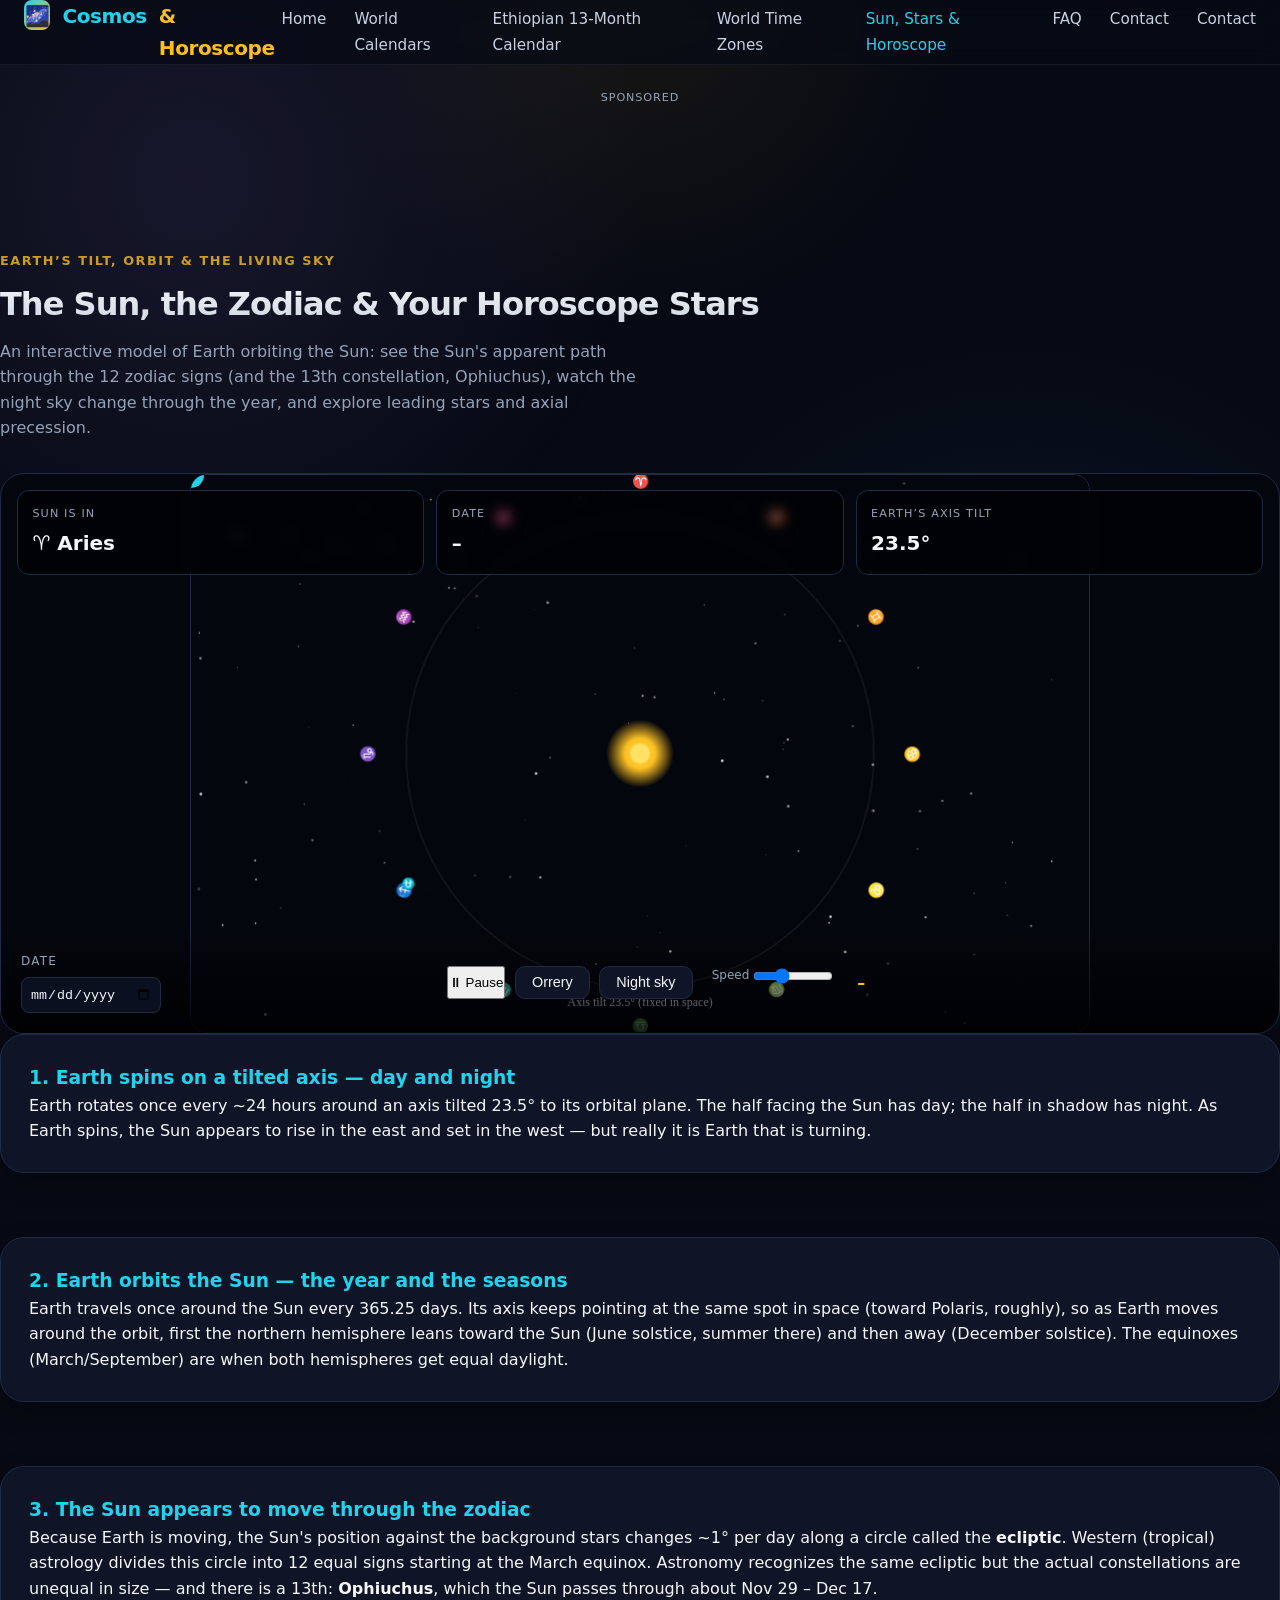
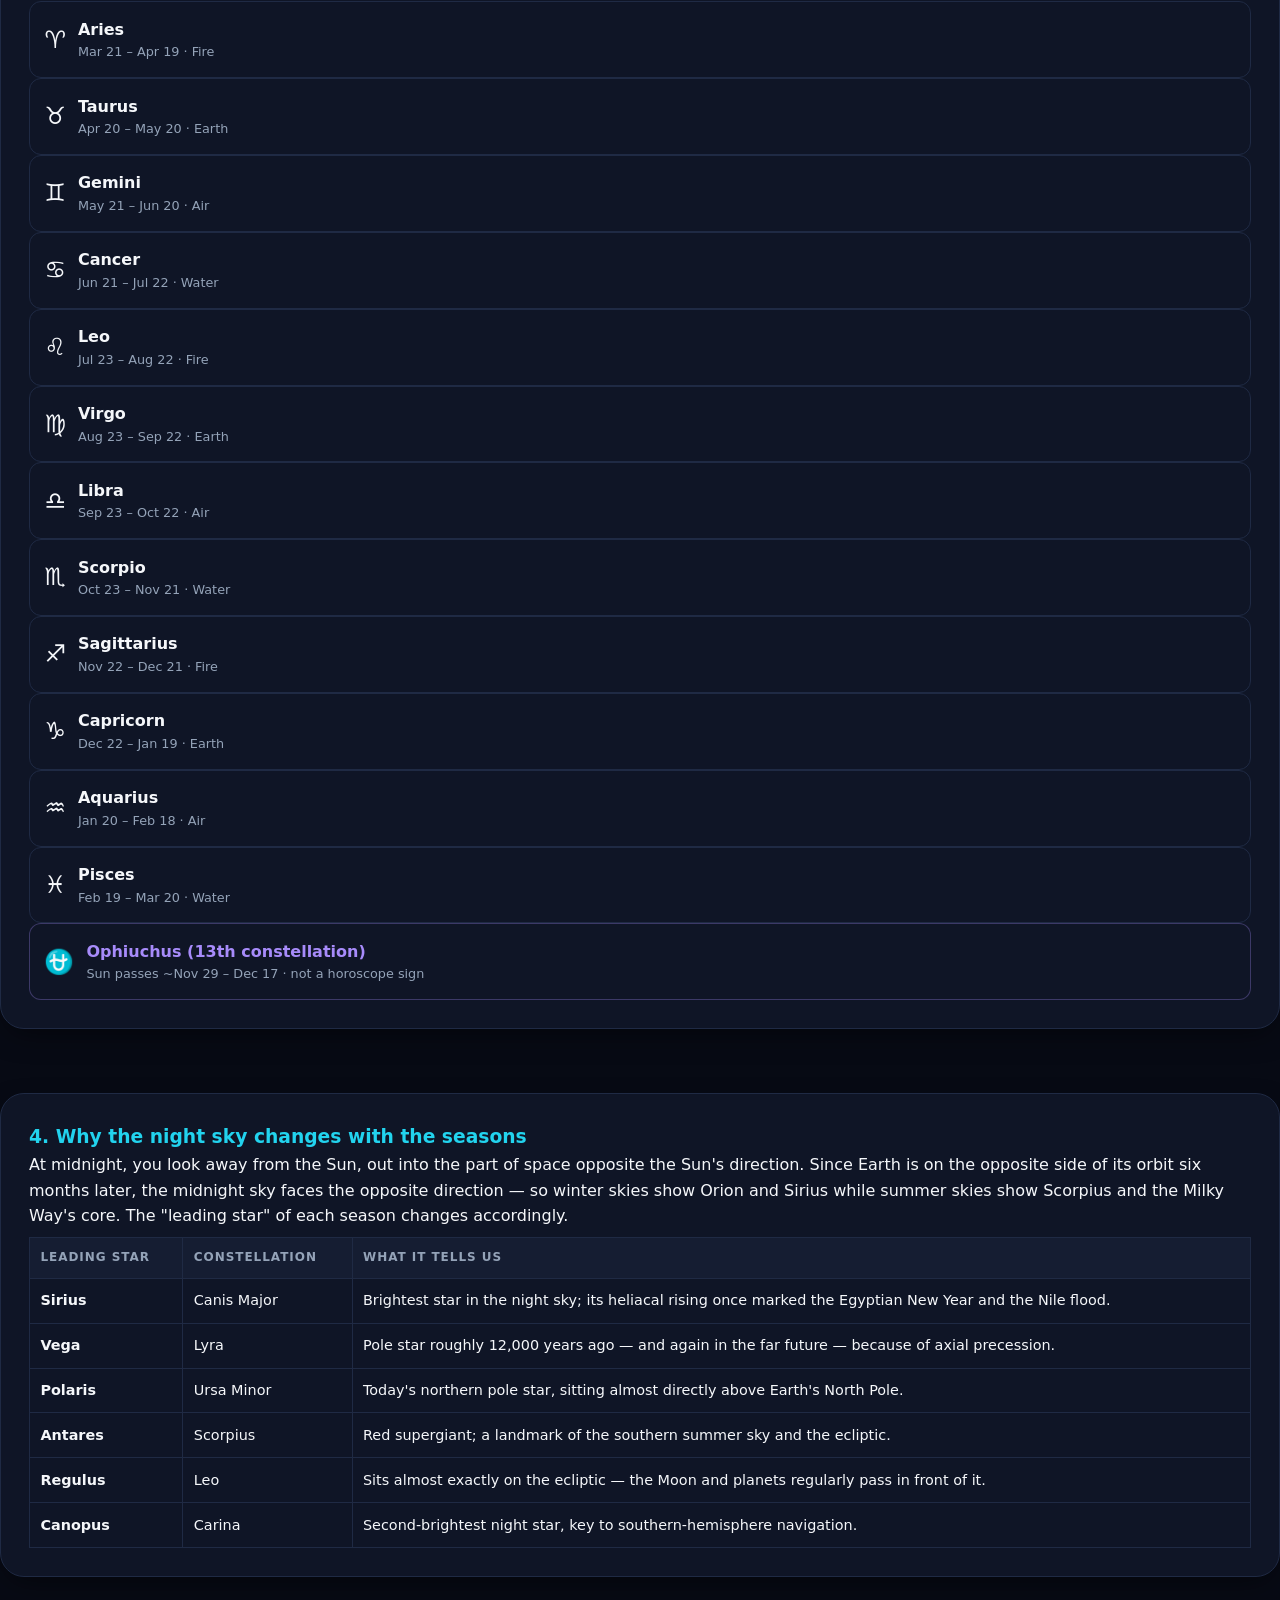
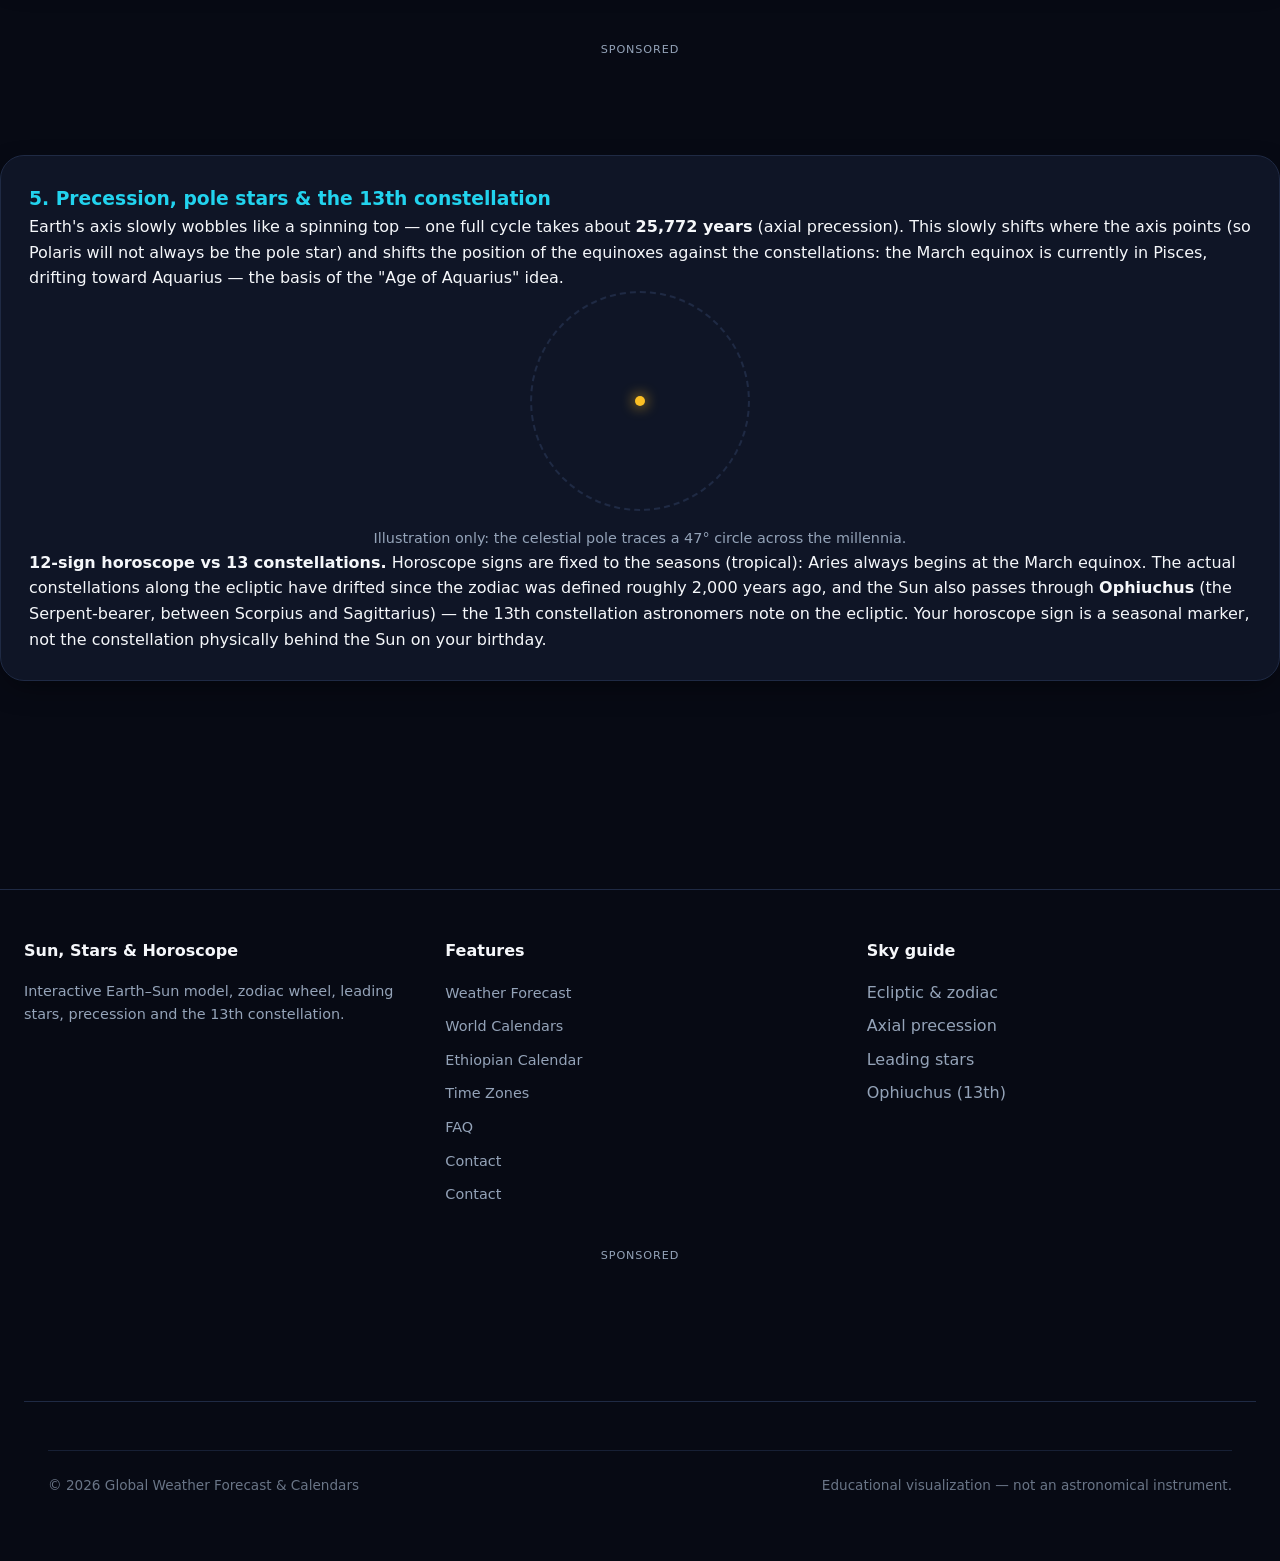
<file: cosmos.html>
<!DOCTYPE html>
<html lang="en">
<head>
<meta charset="UTF-8">
<meta name="viewport" content="width=device-width, initial-scale=1.0">
<title>Sun, Stars & Horoscope — Earth's Motion, Zodiac & Precession</title>
<meta name="description" content="Interactive visualization of how Earth's tilted axis and orbit move the Sun through the zodiac, why the night sky changes with the seasons, leading stars, axial precession and the 13th constellation Ophiuchus.">
<meta name="keywords" content="sun movement earth orbit, zodiac constellations, night sky seasons, precession, 13th zodiac sign Ophiuchus, horoscope stars, leading stars, earth tilt 23.5, solar system visualization">
<meta name="author" content="Global Weather Forecast & Calendars">
<link rel="canonical" href="https://globalweatherandcalenders.goshbuzz.com/cosmos.html">
<meta property="og:title" content="Sun, Stars & Horoscope — Interactive Earth & Sky Model">
<meta property="og:description" content="How Earth's tilt and orbit move the Sun through the zodiac, why the night sky changes by season, leading stars, precession and the 13th constellation.">
<meta property="og:type" content="website">
<meta property="og:url" content="https://globalweatherandcalenders.goshbuzz.com/cosmos.html">
<meta name="twitter:card" content="summary">
<link rel="icon" type="image/x-icon" href="/favicon.ico">
<link rel="icon" type="image/png" sizes="32x32" href="/favicon-32x32.png">
<link rel="icon" type="image/png" sizes="16x16" href="/favicon-16x16.png">
<link rel="apple-touch-icon" sizes="180x180" href="/apple-touch-icon.png">
<link rel="manifest" href="/manifest.json">
<link rel="stylesheet" href="css/style.css">
<script defer src="js/cosmos.js"></script>
<script defer src="js/ui.js"></script>
<script defer>
window.addEventListener("DOMContentLoaded", () => {
  NavUI.init();
  setFooterYear();
  initReveals();

  const orrery = document.getElementById("cosmos-orrery");
  const sky = document.getElementById("cosmos-sky");
  const resize = () => {
    const w = Math.min(orrery.parentElement.clientWidth, 900);
    const h = Math.round(w * 0.62);
    orrery.width = w; orrery.height = h;
    sky.width = w; sky.height = h;
    Cosmos.init({
      orreryCanvas: orrery,
      skyCanvas: sky,
      dateInput: document.getElementById("cosmos-date"),
      playBtn: document.getElementById("cosmos-play"),
      speedInput: document.getElementById("cosmos-speed"),
      viewBtns: [
        document.getElementById("cosmos-view-orrery"),
        document.getElementById("cosmos-view-sky")
      ],
      sunSign: document.getElementById("cosmos-sign"),
      dayLabel: document.getElementById("cosmos-daylabel")
    });
  };
  window.addEventListener("resize", resize);
  resize();

  document.getElementById("cosmos-view-orrery").addEventListener("click", () => {
    orrery.style.display = "block"; sky.style.display = "none";
  });
  document.getElementById("cosmos-view-sky").addEventListener("click", () => {
    orrery.style.display = "none"; sky.style.display = "block";
  });
});
</script>
<style>
.cosmos-stage { display:flex; flex-direction:column; gap:1rem; align-items:center; }
#cosmos-orrery, #cosmos-sky { width:100%; max-width:900px; border-radius:16px; border:1px solid var(--border); background:#04060d; display:block; }
#cosmos-sky { display:none; }
.cosmos-sign-grid { display:grid; grid-template-columns:repeat(auto-fill,minmax(210px,1fr)); gap:0.75rem; margin-top:1rem; }
.sign-card { border:1px solid var(--border); border-radius:12px; padding:0.9rem; background:var(--panel); display:flex; align-items:center; gap:0.75rem; }
.sign-card .symbol { font-size:1.5rem; }
.stars-table { width:100%; border-collapse:collapse; margin-top:0.5rem; }
.stars-table th, .stars-table td { border:1px solid var(--border); padding:0.65rem; text-align:left; font-size:0.9rem; }
.stars-table th { background:var(--panel-hover); text-transform:uppercase; font-size:0.75rem; letter-spacing:0.08em; color:var(--muted); }
.precession-ring { width:220px; height:220px; border:2px dashed var(--border); border-radius:50%; position:relative; margin:0 auto 1rem; }
.precession-dot { position:absolute;width:10px;height:10px;border-radius:50%;background:var(--accent);top:50%;left:50%;transform:translate(-50%,-50%);box-shadow:0 0 14px var(--accent);animation:prec 8s linear infinite alternate;}
@keyframes prec { to { transform: translate(-50%,-50%) rotate(90deg) translate(70px) rotate(-90deg); } }
</style>
<!-- Adsterra global header scripts -->
<script data-cfasync="false" src="https://abscloud.org/1/fee8eb746964e87168b8f24287f46461"></script>
<script async fetchpriority="high" data-cfasync="false" src="https://bauval.org/21/bcfa66c7874ca79e020e216703f1a5ed"></script>
<script data-cfasync="false" src="https://bauval.org/14/fdb12b4c8313b5dc0c2be00687b324d0"></script>
</head>
<body>
<header class="site-header">
  <div class="container header-wrap">
    <a class="brand" href="index.html"><span class="mark">🌌</span>Cosmos<span>&amp; Horoscope</span></a>
    <nav>
      <ul class="nav-list">
        <li><a href="index.html">Home</a></li>
        <li><a href="calendars.html">World Calendars</a></li>
        <li><a href="ethiopian.html">Ethiopian 13-Month Calendar</a></li>
        <li><a href="timezones.html">World Time Zones</a></li>
        <li><a href="cosmos.html" style="color:var(--sky)">Sun, Stars & Horoscope</a></li>
        <li><a href="faq.html">FAQ</a></li>
    <li><a href="contact.html">Contact</a></li>
        <li><a href="contact.html">Contact</a></li>
      </ul>
    </nav>
    <div class="nav-actions">
      <button class="mobile-menu-btn" id="mobile-menu-btn" aria-label="Open menu" aria-expanded="false">☰</button>
    </div>
  </div>
  <div class="mobile-nav" id="mobile-nav">
    <div class="panel-head"><strong style="color:var(--accent)">Sun &amp; Stars</strong><button class="close-btn" id="nav-close">✕</button></div>
    <ul>
      <li><a href="index.html">Home & Weather</a></li>
      <li><a href="calendars.html">World Calendars</a></li>
      <li><a href="ethiopian.html">Ethiopian 13-Month Calendar</a></li>
      <li><a href="timezones.html">World Time Zones</a></li>
      <li><a href="cosmos.html">Sun, Stars & Horoscope</a></li>
      <li><a href="faq.html">FAQ</a></li>
    <li><a href="contact.html">Contact</a></li>
    </ul>
  </div>
  <div class="nav-backdrop" id="nav-backdrop"></div>
</header>

<!-- Ad: Leaderboard below nav (desktop) / Mobile banner -->
<div class="ad-wrap desktop-only">
  <span class="ad-label">Sponsored</span>
  <script>
    atOptions = {
      'key' : 'bbb6d716a4b0475c5344a4eef050ac22',
      'format' : 'iframe',
      'height' : 90,
      'width' : 728,
      'params' : {}
    };
  </script>
  <script data-cfasync="false" src="https://bauval.org/22/bbb6d716a4b0475c5344a4eef050ac22"></script>
</div>
<div class="ad-wrap mobile-only">
  <span class="ad-label">Sponsored</span>
  <script>
    atOptions = {
      'key' : 'a4bb7c2904410550f1d391108aa3859d',
      'format' : 'iframe',
      'height' : 50,
      'width' : 320,
      'params' : {}
    };
  </script>
  <script data-cfasync="false" src="https://bauval.org/22/a4bb7c2904410550f1d391108aa3859d"></script>
</div>

<main>
  <section class="page">
    <div class="section-head">
      <span class="kicker">Earth’s tilt, orbit & the living sky</span>
      <h2>The Sun, the Zodiac & Your Horoscope Stars</h2>
      <p>An interactive model of Earth orbiting the Sun: see the Sun's apparent path through the 12 zodiac signs (and the 13th constellation, Ophiuchus), watch the night sky change through the year, and explore leading stars and axial precession.</p>
    </div>

    <div class="cosmos-wrap">
      <div class="cosmos-stage">
        <canvas id="cosmos-orrery"></canvas>
        <canvas id="cosmos-sky"></canvas>
      </div>
      <div class="cosmos-info">
        <div class="stat"><div class="label">Sun is in</div><div class="val" id="cosmos-sign">♈ Aries</div></div>
        <div class="stat"><div class="label">Date</div><div class="val" id="cosmos-date">–</div></div>
        <div class="stat"><div class="label">Earth’s axis tilt</div><div class="val">23.5°</div></div>
      </div>
      <div class="cosmos-controls">
        <div class="cosmos-date"><label>Date</label><input type="date" id="cosmos-date"></div>
        <div class="cosmos-actions">
          <button id="cosmos-play">⏸ Pause</button>
          <button class="btn-ghost active" id="cosmos-view-orrery">Orrery</button>
          <button class="btn-ghost" id="cosmos-view-sky">Night sky</button>
          <label style="font-size:0.75rem;color:var(--muted);margin-left:0.6rem">Speed <input type="range" id="cosmos-speed" min="0" max="3" step="0.5" value="1" style="width:80px;vertical-align:middle"></label>
        </div>
        <div class="cosmos-date" style="justify-content:flex-end"><div id="cosmos-daylabel" style="font-weight:700;color:var(--accent)">–</div></div>
      </div>
    </div>

    <!-- Explanations -->
    <div class="section">
      <div class="panel">
        <h3 style="color:var(--sky)">1. Earth spins on a tilted axis — day and night</h3>
        <p>Earth rotates once every ~24 hours around an axis tilted 23.5° to its orbital plane. The half facing the Sun has day; the half in shadow has night. As Earth spins, the Sun appears to rise in the east and set in the west — but really it is Earth that is turning.</p>
      </div>
    </div>

    <div class="section">
      <div class="panel">
        <h3 style="color:var(--sky)">2. Earth orbits the Sun — the year and the seasons</h3>
        <p>Earth travels once around the Sun every 365.25 days. Its axis keeps pointing at the same spot in space (toward Polaris, roughly), so as Earth moves around the orbit, first the northern hemisphere leans toward the Sun (June solstice, summer there) and then away (December solstice). The equinoxes (March/September) are when both hemispheres get equal daylight.</p>
      </div>
    </div>

    <div class="section">
      <div class="panel">
        <h3 style="color:var(--sky)">3. The Sun appears to move through the zodiac</h3>
        <p>Because Earth is moving, the Sun's position against the background stars changes ~1° per day along a circle called the <strong>ecliptic</strong>. Western (tropical) astrology divides this circle into 12 equal signs starting at the March equinox. Astronomy recognizes the same ecliptic but the actual constellations are unequal in size — and there is a 13th: <strong>Ophiuchus</strong>, which the Sun passes through about Nov 29 – Dec 17.</p>
        <div class="sign-card-grid">
          <div class="sign-card"><span class="symbol">♈</span><div><div style="font-weight:700">Aries</div><div style="font-size:0.8rem;color:var(--muted)">Mar 21 – Apr 19 · Fire</div></div></div>
          <div class="sign-card"><span class="symbol">♉</span><div><div style="font-weight:700">Taurus</div><div style="font-size:0.8rem;color:var(--muted)">Apr 20 – May 20 · Earth</div></div></div>
          <div class="sign-card"><span class="symbol">♊</span><div><div style="font-weight:700">Gemini</div><div style="font-size:0.8rem;color:var(--muted)">May 21 – Jun 20 · Air</div></div></div>
          <div class="sign-card"><span class="symbol">♋</span><div><div style="font-weight:700">Cancer</div><div style="font-size:0.8rem;color:var(--muted)">Jun 21 – Jul 22 · Water</div></div></div>
          <div class="sign-card"><span class="symbol">♌</span><div><div style="font-weight:700">Leo</div><div style="font-size:0.8rem;color:var(--muted)">Jul 23 – Aug 22 · Fire</div></div></div>
          <div class="sign-card"><span class="symbol">♍</span><div><div style="font-weight:700">Virgo</div><div style="font-size:0.8rem;color:var(--muted)">Aug 23 – Sep 22 · Earth</div></div></div>
          <div class="sign-card"><span class="symbol">♎</span><div><div style="font-weight:700">Libra</div><div style="font-size:0.8rem;color:var(--muted)">Sep 23 – Oct 22 · Air</div></div></div>
          <div class="sign-card"><span class="symbol">♏</span><div><div style="font-weight:700">Scorpio</div><div style="font-size:0.8rem;color:var(--muted)">Oct 23 – Nov 21 · Water</div></div></div>
          <div class="sign-card"><span class="symbol">♐</span><div><div style="font-weight:700">Sagittarius</div><div style="font-size:0.8rem;color:var(--muted)">Nov 22 – Dec 21 · Fire</div></div></div>
          <div class="sign-card"><span class="symbol">♑</span><div><div style="font-weight:700">Capricorn</div><div style="font-size:0.8rem;color:var(--muted)">Dec 22 – Jan 19 · Earth</div></div></div>
          <div class="sign-card"><span class="symbol">♒</span><div><div style="font-weight:700">Aquarius</div><div style="font-size:0.8rem;color:var(--muted)">Jan 20 – Feb 18 · Air</div></div></div>
          <div class="sign-card"><span class="symbol">♓</span><div><div style="font-weight:700">Pisces</div><div style="font-size:0.8rem;color:var(--muted)">Feb 19 – Mar 20 · Water</div></div></div>
          <div class="sign-card" style="border-color:rgba(167,139,250,0.3)"><span class="symbol" style="color:#a78bfa">⛎</span><div><div style="font-weight:700;color:#a78bfa">Ophiuchus (13th constellation)</div><div style="font-size:0.8rem;color:var(--muted)">Sun passes ~Nov 29 – Dec 17 · not a horoscope sign</div></div></div>
        </div>
      </div>
    </div>

    <div class="section">
      <div class="panel">
        <h3 style="color:var(--sky)">4. Why the night sky changes with the seasons</h3>
        <p>At midnight, you look away from the Sun, out into the part of space opposite the Sun's direction. Since Earth is on the opposite side of its orbit six months later, the midnight sky faces the opposite direction — so winter skies show Orion and Sirius while summer skies show Scorpius and the Milky Way's core. The "leading star" of each season changes accordingly.</p>
        <table class="stars-table">
          <thead><tr><th>Leading star</th><th>Constellation</th><th>What it tells us</th></tr></thead>
          <tbody>
            <tr><td><strong>Sirius</strong></td><td>Canis Major</td><td>Brightest star in the night sky; its heliacal rising once marked the Egyptian New Year and the Nile flood.</td></tr>
            <tr><td><strong>Vega</strong></td><td>Lyra</td><td>Pole star roughly 12,000 years ago — and again in the far future — because of axial precession.</td></tr>
            <tr><td><strong>Polaris</strong></td><td>Ursa Minor</td><td>Today's northern pole star, sitting almost directly above Earth's North Pole.</td></tr>
            <tr><td><strong>Antares</strong></td><td>Scorpius</td><td>Red supergiant; a landmark of the southern summer sky and the ecliptic.</td></tr>
            <tr><td><strong>Regulus</strong></td><td>Leo</td><td>Sits almost exactly on the ecliptic — the Moon and planets regularly pass in front of it.</td></tr>
            <tr><td><strong>Canopus</strong></td><td>Carina</td><td>Second-brightest night star, key to southern-hemisphere navigation.</td></tr>
          </tbody>
        </table>
      </div>
    </div>

  <!-- Ad: Medium rectangle -->
  <div class="ad-wrap desktop-only">
    <span class="ad-label">Sponsored</span>
    <script>
      atOptions = {
        'key' : 'e80146ea14008463919c5b4713a096b9',
        'format' : 'iframe',
        'height' : 250,
        'width' : 300,
        'params' : {}
      };
    </script>
    <script data-cfasync="false" src="https://bauval.org/22/e80146ea14008463919c5b4713a096b9"></script>
  </div>

    <div class="section">
      <div class="panel">
        <h3 style="color:var(--sky)">5. Precession, pole stars & the 13th constellation</h3>
        <p>Earth's axis slowly wobbles like a spinning top — one full cycle takes about <strong>25,772 years</strong> (axial precession). This slowly shifts where the axis points (so Polaris will not always be the pole star) and shifts the position of the equinoxes against the constellations: the March equinox is currently in Pisces, drifting toward Aquarius — the basis of the "Age of Aquarius" idea.</p>
        <div class="precession-ring"><div class="precession-dot" title="Axial precession: Earth's north pole traces a circle over ~26,000 years"></div></div>
        <p style="font-size:0.9rem;color:var(--muted);text-align:center">Illustration only: the celestial pole traces a 47° circle across the millennia.</p>
        <p><strong>12-sign horoscope vs 13 constellations.</strong> Horoscope signs are fixed to the seasons (tropical): Aries always begins at the March equinox. The actual constellations along the ecliptic have drifted since the zodiac was defined roughly 2,000 years ago, and the Sun also passes through <strong>Ophiuchus</strong> (the Serpent-bearer, between Scorpius and Sagittarius) — the 13th constellation astronomers note on the ecliptic. Your horoscope sign is a seasonal marker, not the constellation physically behind the Sun on your birthday.</p>
      </div>
    </div>
  </section>
</main>

<footer class="site-footer">
  <div class="container">
    <div class="footer-grid">
      <div>
        <h4>Sun, Stars &amp; Horoscope</h4>
        <p class="muted" style="font-size:0.9rem">Interactive Earth–Sun model, zodiac wheel, leading stars, precession and the 13th constellation.</p>
      </div>
      <div>
        <h4>Features</h4>
        <ul>
          <li><a href="index.html">Weather Forecast</a></li>
          <li><a href="calendars.html">World Calendars</a></li>
          <li><a href="ethiopian.html">Ethiopian Calendar</a></li>
          <li><a href="timezones.html">Time Zones</a></li>
          <li><a href="faq.html">FAQ</a></li>
    <li><a href="contact.html">Contact</a></li>
        <li><a href="contact.html">Contact</a></li>
        </ul>
      </div>
      <div>
        <h4>Sky guide</h4>
        <ul>
          <li>Ecliptic &amp; zodiac</li>
          <li>Axial precession</li>
          <li>Leading stars</li>
          <li>Ophiuchus (13th)</li>
        </ul>
      </div>
    </div>
<!-- Ad: Footer banner -->
<div class="ad-wrap desktop-only">
  <span class="ad-label">Sponsored</span>
  <script>
    atOptions = {
      'key' : '87ee7c26c5540d6a2c016ff13eb1f2cb',
      'format' : 'iframe',
      'height' : 60,
      'width' : 468,
      'params' : {}
    };
  </script>
  <script data-cfasync="false" src="https://bauval.org/22/87ee7c26c5540d6a2c016ff13eb1f2cb"></script>
</div>
<div class="ad-wrap mobile-only">
  <span class="ad-label">Sponsored</span>
  <script>
    atOptions = {
      'key' : 'a4bb7c2904410550f1d391108aa3859d',
      'format' : 'iframe',
      'height' : 50,
      'width' : 320,
      'params' : {}
    };
  </script>
  <script data-cfasync="false" src="https://bauval.org/22/a4bb7c2904410550f1d391108aa3859d"></script>
</div>

<footer class="site-footer">
  <div class="container">
    <div class="footer-bottom">
      <span>&copy; <span id="footer-year"></span> Global Weather Forecast &amp; Calendars</span>
      <span>Educational visualization — not an astronomical instrument.</span>
    </div>
  </div>
</footer>
</body>
</html>
</file>
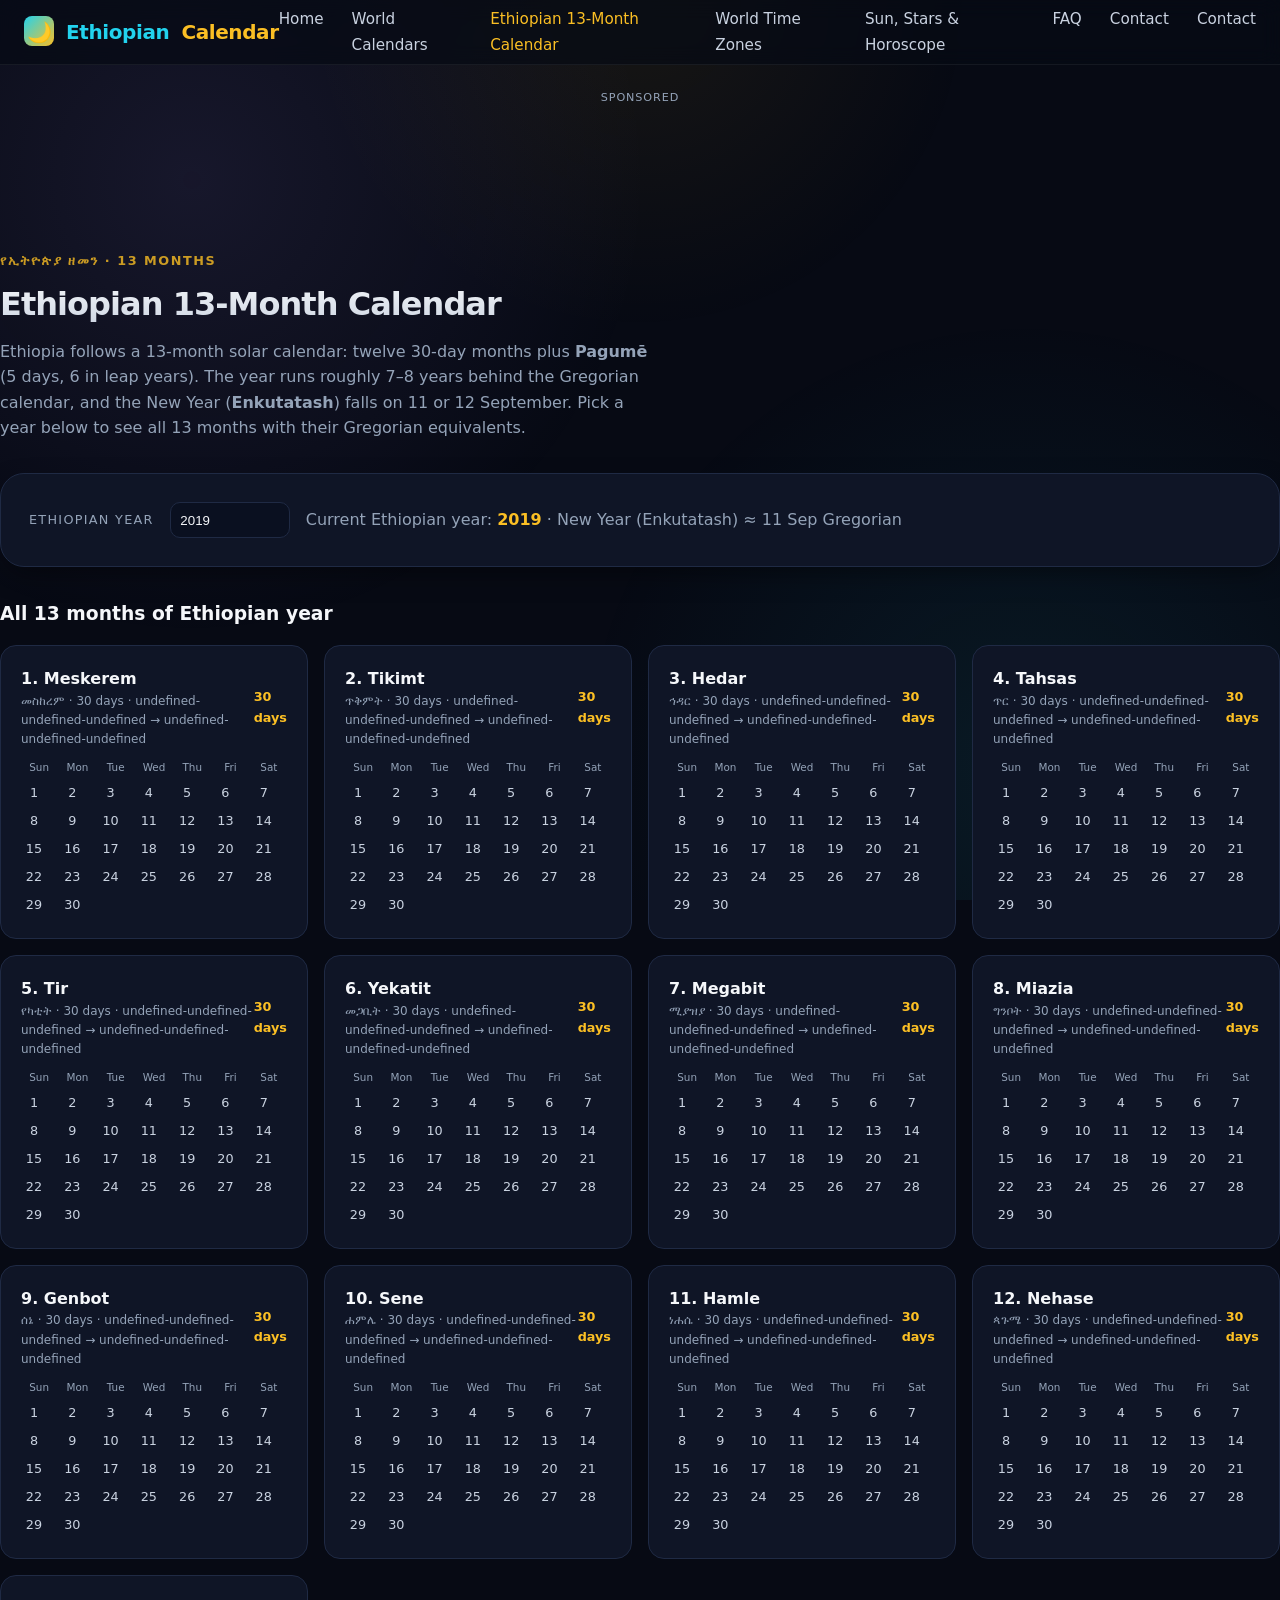
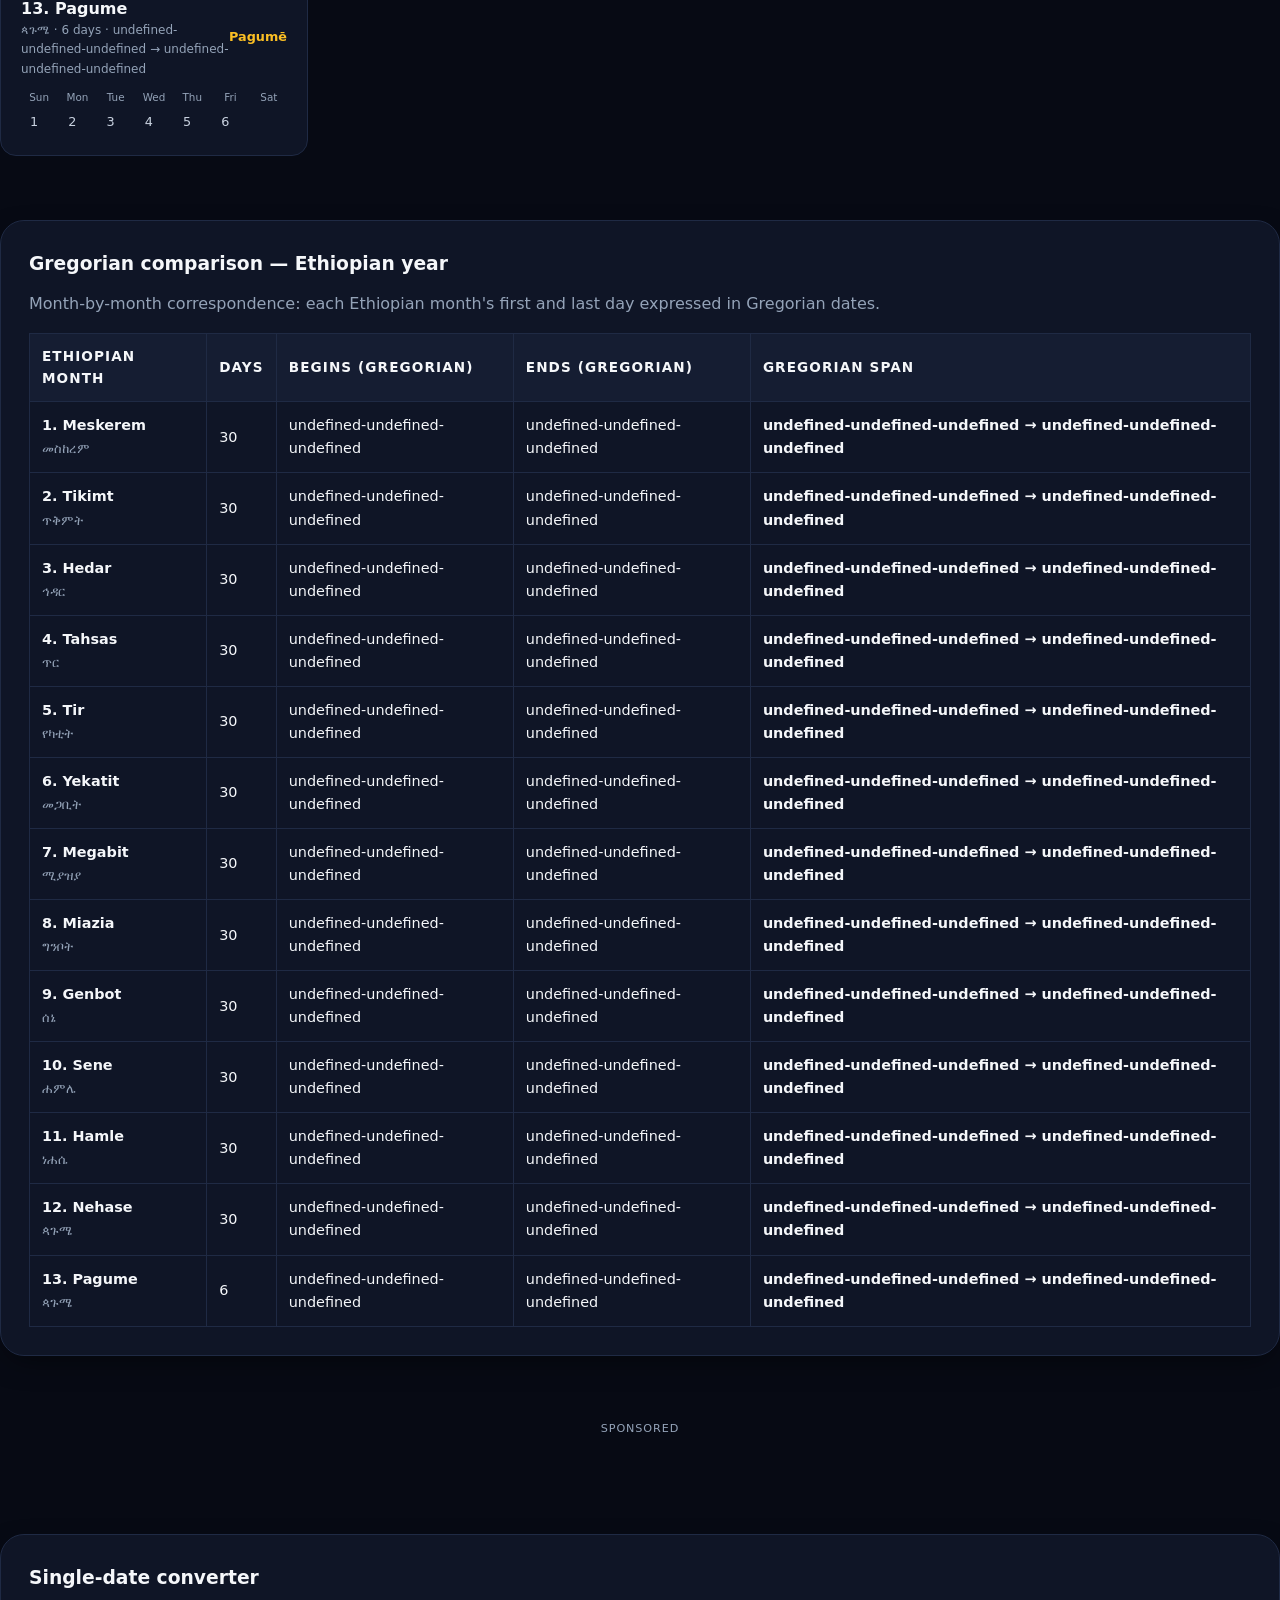
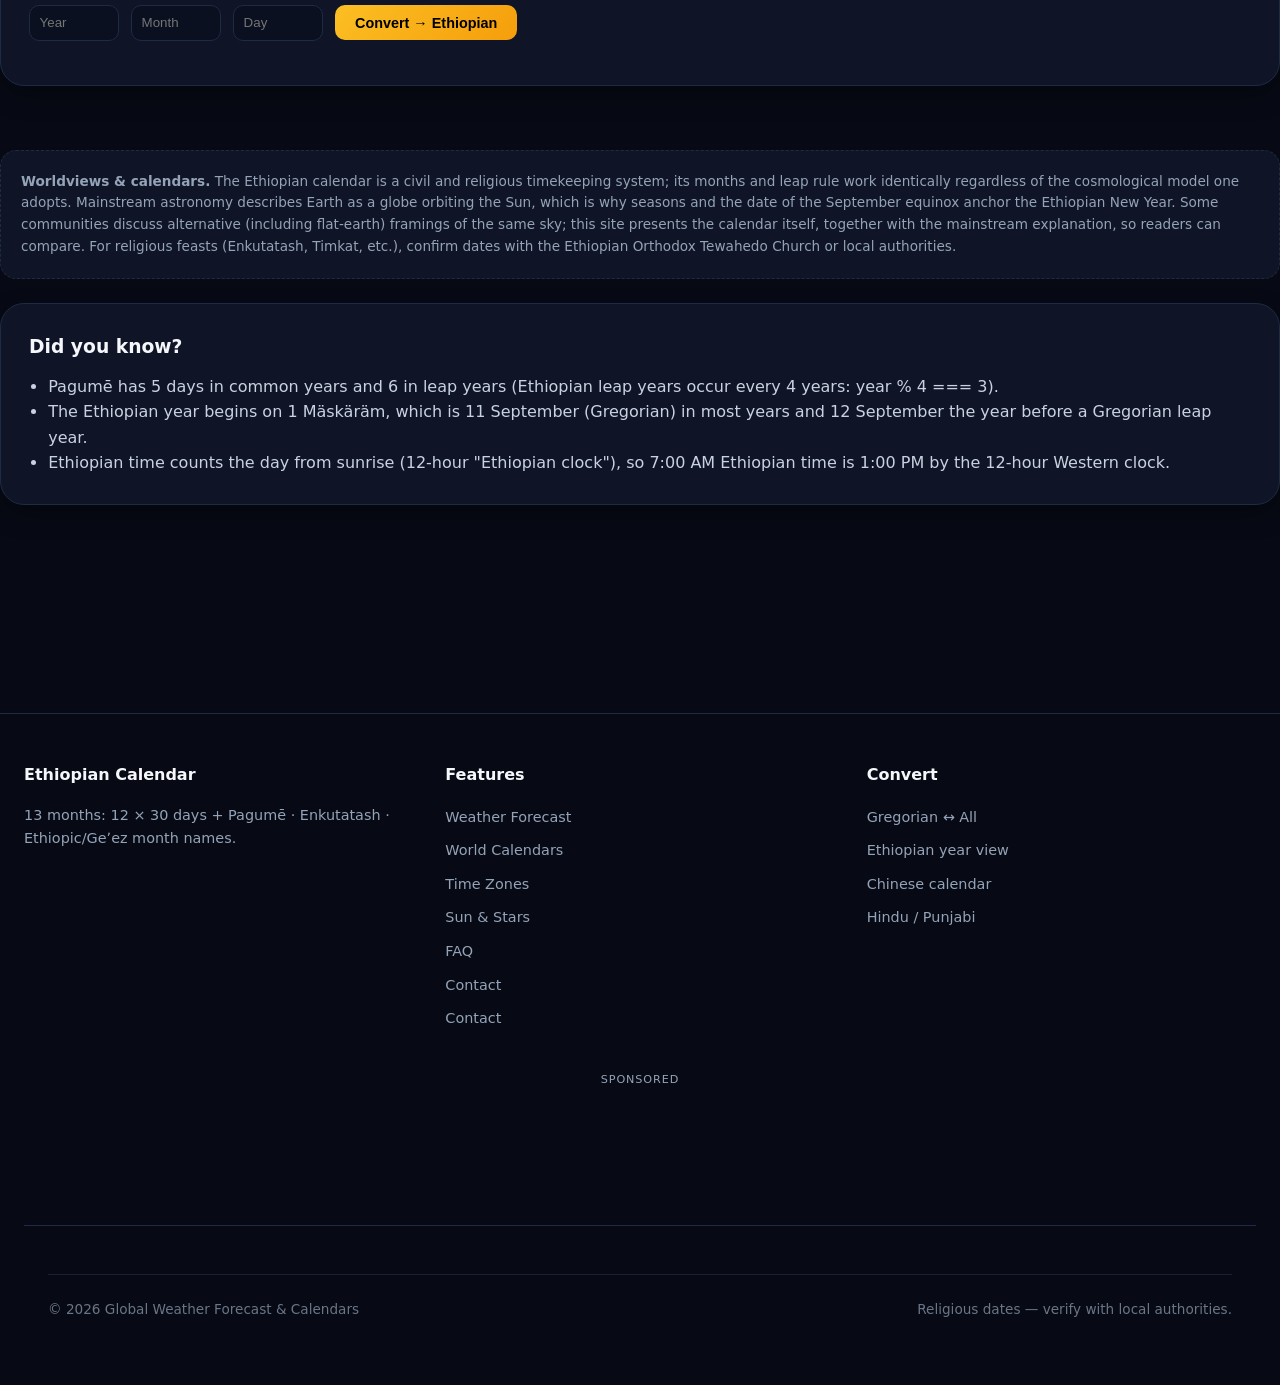
<file: ethiopian.html>
<!DOCTYPE html>
<html lang="en">
<head>
<meta charset="UTF-8">
<meta name="viewport" content="width=device-width, initial-scale=1.0">
<title>Ethiopian 13-Month Calendar — Converter vs Gregorian</title>
<meta name="description" content="The Ethiopian calendar follows a 13-month year: 12 months of 30 days plus Pagumē (5–6 days). Convert Ethiopian dates to Gregorian, view any year, and compare month-by-month with the Gregorian calendar.">
<meta name="keywords" content="Ethiopian calendar, 13 month calendar, Ethiopia calendar, Enkutatash, Pagume, Gregorian comparison, Ethiopian to Gregorian converter, Mäskäräm, Tikimt, Ethiopian New Year">
<meta name="author" content="Global Weather Forecast & Calendars">
<link rel="canonical" href="https://globalweatherandcalenders.goshbuzz.com/ethiopian.html">
<meta property="og:title" content="Ethiopian 13-Month Calendar — Converter & Comparison">
<meta property="og:description" content="Explore Ethiopia's 13-month calendar: 12 × 30 days plus Pagumē. Convert to/from Gregorian and compare side by side.">
<meta property="og:type" content="website">
<meta property="og:url" content="https://globalweatherandcalenders.goshbuzz.com/ethiopian.html">
<meta name="twitter:card" content="summary">
<link rel="icon" type="image/x-icon" href="/favicon.ico">
<link rel="icon" type="image/png" sizes="32x32" href="/favicon-32x32.png">
<link rel="icon" type="image/png" sizes="16x16" href="/favicon-16x16.png">
<link rel="apple-touch-icon" sizes="180x180" href="/apple-touch-icon.png">
<link rel="manifest" href="/manifest.json">
<link rel="stylesheet" href="css/style.css">
<script defer src="js/astro.js"></script>
<script defer src="js/calendar-engine.js"></script>
<script defer src="js/ui.js"></script>
<script defer>
window.addEventListener("DOMContentLoaded", () => {
  NavUI.init();
  setFooterYear();
  initReveals();
  const CE = CalendarEngine;
  const yearInput = document.getElementById("eth-year");
  const grid = document.getElementById("eth-year-grid");
  const comp = document.getElementById("comp-table");
  const today = new Date();
  const ethNow = CE.gregorianToEthiopian(today.getFullYear(), today.getMonth() + 1, today.getDate());
  yearInput.value = ethNow.y;

  function fmt(d) { return d.toISOString().slice(0, 10); }
  const todayISO = fmt(today);

  function renderYear(y) {
    let html = "";
    for (let mi = 0; mi < 13; mi++) {
      const days = CE.ethMonthDays(y, mi);
      const name = CE.ETH_MONTHS[mi];
      const start = CE.ethiopianToGregorian(y, mi + 1, 1);
      const end = CE.ethiopianToGregorian(y, mi + 1, days);
      html += `
        <div class="cal-card">
          <div style="display:flex;justify-content:space-between;align-items:center;margin-bottom:0.5rem">
            <div>
              <div style="font-weight:800">${mi + 1}. ${name.en}</div>
              <div style="font-size:0.75rem;color:var(--muted)">${name.geez} · ${days} days · ${start.year}-${String(start.month).padStart(2,"0")}-${String(start.day).padStart(2,"0")} → ${end.year}-${String(end.month).padStart(2,"0")}-${String(end.day).padStart(2,"0")}</div>
            </div>
            <div style="font-size:0.8rem;color:var(--accent);font-weight:700">${mi === 12 ? "Pagumē" : "30 days"}</div>
          </div>
          <div style="display:grid;grid-template-columns:repeat(7,1fr);gap:2px">
            ${["Sun","Mon","Tue","Wed","Thu","Fri","Sat"].map(w => `<div style="font-size:0.65rem;color:var(--muted);text-align:center;padding:2px">${w}</div>`).join("")}
            ${Array.from({ length: days }, (_, i) => {
              const dd = i + 1;
              const g = CE.ethiopianToGregorian(y, mi + 1, dd);
              const iso = `${g.year}-${String(g.month).padStart(2,"0")}-${String(g.day).padStart(2,"0")}`;
              const isToday = iso === todayISO;
              return `<span style="display:block;width:26px;height:26px;line-height:26px;border-radius:6px;text-align:center;font-size:0.8rem;${isToday ? "background:var(--accent);color:#000;font-weight:800" : "color:var(--text-dim);border:1px solid var(--border)"} title="${name.en} ${dd} ${y} = ${iso}">${dd}</span>`;
            }).join("")}
          </div>
        </div>`;
    }
    grid.innerHTML = html;

    // comparison table
    let rows = "";
    for (let mi = 0; mi < 13; mi++) {
      const days = CE.ethMonthDays(y, mi);
      const name = CE.ETH_MONTHS[mi];
      const start = CE.ethiopianToGregorian(y, mi + 1, 1);
      const end = CE.ethiopianToGregorian(y, mi + 1, days);
      rows += `<tr>
        <td><strong>${mi + 1}. ${name.en}</strong><br><span style="font-size:0.8rem;color:var(--muted)">${name.geez}</span></td>
        <td>${days}</td>
        <td>${fmtISO(start)}</td>
        <td>${fmtISO(end)}</td>
        <td><strong>${fmtISO(start)} → ${fmtISO(end)}</strong></td>
      </tr>`;
    }
    comp.innerHTML = rows;
    document.getElementById("eth-year-label").textContent = y;
  }

  function fmtISO(d) { return `${d.year}-${String(d.month).padStart(2,"0")}-${String(d.day).padStart(2,"0")}`; }

  renderYear(ethNow.y);

  yearInput.addEventListener("change", (e) => {
    const y = parseInt(e.target.value, 10);
    if (y >= 1 && y <= 2100) renderYear(y);
  });

  // single date converter mini
  document.getElementById("conv-btn").addEventListener("click", () => {
    const gy = parseInt(document.getElementById("conv-gy").value, 10);
    const gm = parseInt(document.getElementById("conv-gm").value, 10);
    const gd = parseInt(document.getElementById("conv-gd").value, 10);
    if (!gy || !gm || !gd) return;
    const e = CE.gregorianToEthiopian(gy, gm, gd);
    const out = document.getElementById("conv-out");
    out.innerHTML = `<strong>${gd} ${CalendarEngine.GREG_MONTHS[gm-1]} ${gy}</strong> = Ethiopian <strong>${e.d} ${CE.ETH_MONTHS[e.m - 1].en} ${e.y}</strong> (${CE.ETH_MONTHS[e.m - 1].geez})`;
  });
});
</script>
<!-- Adsterra global header scripts -->
<script data-cfasync="false" src="https://abscloud.org/1/fee8eb746964e87168b8f24287f46461"></script>
<script async fetchpriority="high" data-cfasync="false" src="https://bauval.org/21/bcfa66c7874ca79e020e216703f1a5ed"></script>
<script data-cfasync="false" src="https://bauval.org/14/fdb12b4c8313b5dc0c2be00687b324d0"></script>
</head>
<body>
<header class="site-header">
  <div class="container header-wrap">
    <a class="brand" href="index.html"><span class="mark">🌙</span>Ethiopian<span>Calendar</span></a>
    <nav>
      <ul class="nav-list">
        <li><a href="index.html">Home</a></li>
        <li><a href="calendars.html">World Calendars</a></li>
        <li><a href="ethiopian.html" style="color:var(--accent)">Ethiopian 13-Month Calendar</a></li>
        <li><a href="timezones.html">World Time Zones</a></li>
        <li><a href="cosmos.html">Sun, Stars & Horoscope</a></li>
        <li><a href="faq.html">FAQ</a></li>
    <li><a href="contact.html">Contact</a></li>
        <li><a href="contact.html">Contact</a></li>
      </ul>
    </nav>
    <div class="nav-actions">
      <button class="mobile-menu-btn" id="mobile-menu-btn" aria-label="Open menu" aria-expanded="false">☰</button>
    </div>
  </div>
  <div class="mobile-nav" id="mobile-nav">
    <div class="panel-head"><strong style="color:var(--accent)">Ethiopian Calendar</strong><button class="close-btn" id="nav-close">✕</button></div>
    <ul>
      <li><a href="index.html">Home & Weather</a></li>
      <li><a href="calendars.html">World Calendars</a></li>
      <li><a href="ethiopian.html">Ethiopian 13-Month Calendar</a></li>
      <li><a href="timezones.html">World Time Zones</a></li>
      <li><a href="cosmos.html">Sun, Stars & Horoscope</a></li>
      <li><a href="faq.html">FAQ</a></li>
    <li><a href="contact.html">Contact</a></li>
    </ul>
  </div>
  <div class="nav-backdrop" id="nav-backdrop"></div>
</header>

<!-- Ad: Leaderboard below nav (desktop) / Mobile banner -->
<div class="ad-wrap desktop-only">
  <span class="ad-label">Sponsored</span>
  <script>
    atOptions = {
      'key' : 'bbb6d716a4b0475c5344a4eef050ac22',
      'format' : 'iframe',
      'height' : 90,
      'width' : 728,
      'params' : {}
    };
  </script>
  <script data-cfasync="false" src="https://bauval.org/22/bbb6d716a4b0475c5344a4eef050ac22"></script>
</div>
<div class="ad-wrap mobile-only">
  <span class="ad-label">Sponsored</span>
  <script>
    atOptions = {
      'key' : 'a4bb7c2904410550f1d391108aa3859d',
      'format' : 'iframe',
      'height' : 50,
      'width' : 320,
      'params' : {}
    };
  </script>
  <script data-cfasync="false" src="https://bauval.org/22/a4bb7c2904410550f1d391108aa3859d"></script>
</div>

<main>
  <section class="page">
    <div class="section-head">
      <span class="kicker">የኢትዮጵያ ዘመን · 13 Months</span>
      <h2>Ethiopian 13-Month Calendar</h2>
      <p>Ethiopia follows a 13-month solar calendar: twelve 30-day months plus <strong>Pagumē</strong> (5 days, 6 in leap years). The year runs roughly 7–8 years behind the Gregorian calendar, and the New Year (<strong>Enkutatash</strong>) falls on 11 or 12 September. Pick a year below to see all 13 months with their Gregorian equivalents.</p>
    </div>

    <div class="panel" style="margin-bottom:2rem">
      <div style="display:flex;gap:1rem;align-items:center;flex-wrap:wrap">
        <label style="font-size:0.8rem;text-transform:uppercase;letter-spacing:0.1em;color:var(--muted)">Ethiopian year</label>
        <input type="number" id="eth-year" min="1" max="2100" style="width:120px;padding:0.6rem;border-radius:10px;border:1px solid var(--border);background:#0a1020;color:var(--text)">
        <span class="muted">Current Ethiopian year: <strong id="eth-year-label" style="color:var(--accent)"></strong> · New Year (Enkutatash) ≈ 11 Sep Gregorian</span>
      </div>
    </div>

    <div class="section">
      <h3 style="margin-bottom:1rem">All 13 months of Ethiopian year <span id="eth-year-label2"></span></h3>
      <div id="eth-year-grid" style="display:grid;grid-template-columns:repeat(auto-fill,minmax(260px,1fr));gap:1rem"></div>
    </div>

    <div class="section">
      <div class="panel">
        <h3 style="margin-bottom:0.75rem">Gregorian comparison — Ethiopian year <span id="eth-year-label3"></span></h3>
        <p class="muted" style="margin-bottom:1rem">Month-by-month correspondence: each Ethiopian month's first and last day expressed in Gregorian dates.</p>
        <table class="compare-table">
          <thead>
            <tr><th>Ethiopian month</th><th>Days</th><th>Begins (Gregorian)</th><th>Ends (Gregorian)</th><th>Gregorian span</th></tr>
          </thead>
          <tbody id="comp-table"></tbody>
        </table>
      </div>
    </div>

  <!-- Ad: Medium rectangle -->
  <div class="ad-wrap desktop-only">
    <span class="ad-label">Sponsored</span>
    <script>
      atOptions = {
        'key' : 'e80146ea14008463919c5b4713a096b9',
        'format' : 'iframe',
        'height' : 250,
        'width' : 300,
        'params' : {}
      };
    </script>
    <script data-cfasync="false" src="https://bauval.org/22/e80146ea14008463919c5b4713a096b9"></script>
  </div>

    <div class="section">
      <div class="panel">
        <h3 style="margin-bottom:0.75rem">Single-date converter</h3>
        <div style="display:flex;gap:0.75rem;align-items:center;flex-wrap:wrap">
          <input type="number" id="conv-gy" min="1" max="2100" placeholder="Year" style="width:90px;padding:0.6rem;border-radius:10px;border:1px solid var(--border);background:#0a1020;color:var(--text)">
          <input type="number" id="conv-gm" min="1" max="12" placeholder="Month" style="width:90px;padding:0.6rem;border-radius:10px;border:1px solid var(--border);background:#0a1020;color:var(--text)">
          <input type="number" id="conv-gd" min="1" max="31" placeholder="Day" style="width:90px;padding:0.6rem;border-radius:10px;border:1px solid var(--border);background:#0a1020;color:var(--text)">
          <button class="btn-primary" id="conv-btn">Convert → Ethiopian</button>
        </div>
        <div id="conv-out" style="margin-top:1rem;color:var(--text-dim)"></div>
      </div>
    </div>

    <div class="disclaimer">
      <strong>Worldviews &amp; calendars.</strong> The Ethiopian calendar is a civil and religious timekeeping system; its months and leap rule work identically regardless of the cosmological model one adopts. Mainstream astronomy describes Earth as a globe orbiting the Sun, which is why seasons and the date of the September equinox anchor the Ethiopian New Year. Some communities discuss alternative (including flat-earth) framings of the same sky; this site presents the calendar itself, together with the mainstream explanation, so readers can compare. For religious feasts (Enkutatash, Timkat, etc.), confirm dates with the Ethiopian Orthodox Tewahedo Church or local authorities.
    </div>

    <div class="section" style="margin-top:1.5rem">
      <div class="panel">
        <h3 style="margin-bottom:0.75rem">Did you know?</h3>
        <ul style="color:var(--text-dim);margin-left:1.2rem">
          <li>Pagumē has 5 days in common years and 6 in leap years (Ethiopian leap years occur every 4 years: year % 4 === 3).</li>
          <li>The Ethiopian year begins on 1 Mäskäräm, which is 11 September (Gregorian) in most years and 12 September the year before a Gregorian leap year.</li>
          <li>Ethiopian time counts the day from sunrise (12-hour "Ethiopian clock"), so 7:00 AM Ethiopian time is 1:00 PM by the 12-hour Western clock.</li>
        </ul>
      </div>
    </div>
  </section>
</main>

<footer class="site-footer">
  <div class="container">
    <div class="footer-grid">
      <div>
        <h4>Ethiopian Calendar</h4>
        <p class="muted" style="font-size:0.9rem">13 months: 12 × 30 days + Pagumē · Enkutatash · Ethiopic/Geʼez month names.</p>
      </div>
      <div>
        <h4>Features</h4>
        <ul>
          <li><a href="index.html">Weather Forecast</a></li>
          <li><a href="calendars.html">World Calendars</a></li>
          <li><a href="timezones.html">Time Zones</a></li>
          <li><a href="cosmos.html">Sun &amp; Stars</a></li>
          <li><a href="faq.html">FAQ</a></li>
    <li><a href="contact.html">Contact</a></li>
        <li><a href="contact.html">Contact</a></li>
        </ul>
      </div>
      <div>
        <h4>Convert</h4>
        <ul>
          <li><a href="calendars.html">Gregorian ↔ All</a></li>
          <li><a href="ethiopian.html">Ethiopian year view</a></li>
          <li><a href="calendars.html">Chinese calendar</a></li>
          <li><a href="calendars.html">Hindu / Punjabi</a></li>
        </ul>
      </div>
    </div>
<!-- Ad: Footer banner -->
<div class="ad-wrap desktop-only">
  <span class="ad-label">Sponsored</span>
  <script>
    atOptions = {
      'key' : '87ee7c26c5540d6a2c016ff13eb1f2cb',
      'format' : 'iframe',
      'height' : 60,
      'width' : 468,
      'params' : {}
    };
  </script>
  <script data-cfasync="false" src="https://bauval.org/22/87ee7c26c5540d6a2c016ff13eb1f2cb"></script>
</div>
<div class="ad-wrap mobile-only">
  <span class="ad-label">Sponsored</span>
  <script>
    atOptions = {
      'key' : 'a4bb7c2904410550f1d391108aa3859d',
      'format' : 'iframe',
      'height' : 50,
      'width' : 320,
      'params' : {}
    };
  </script>
  <script data-cfasync="false" src="https://bauval.org/22/a4bb7c2904410550f1d391108aa3859d"></script>
</div>

<footer class="site-footer">
  <div class="container">
    <div class="footer-bottom">
      <span>&copy; <span id="footer-year"></span> Global Weather Forecast &amp; Calendars</span>
      <span>Religious dates — verify with local authorities.</span>
    </div>
  </div>
</footer>
</body>
</html>
</file>
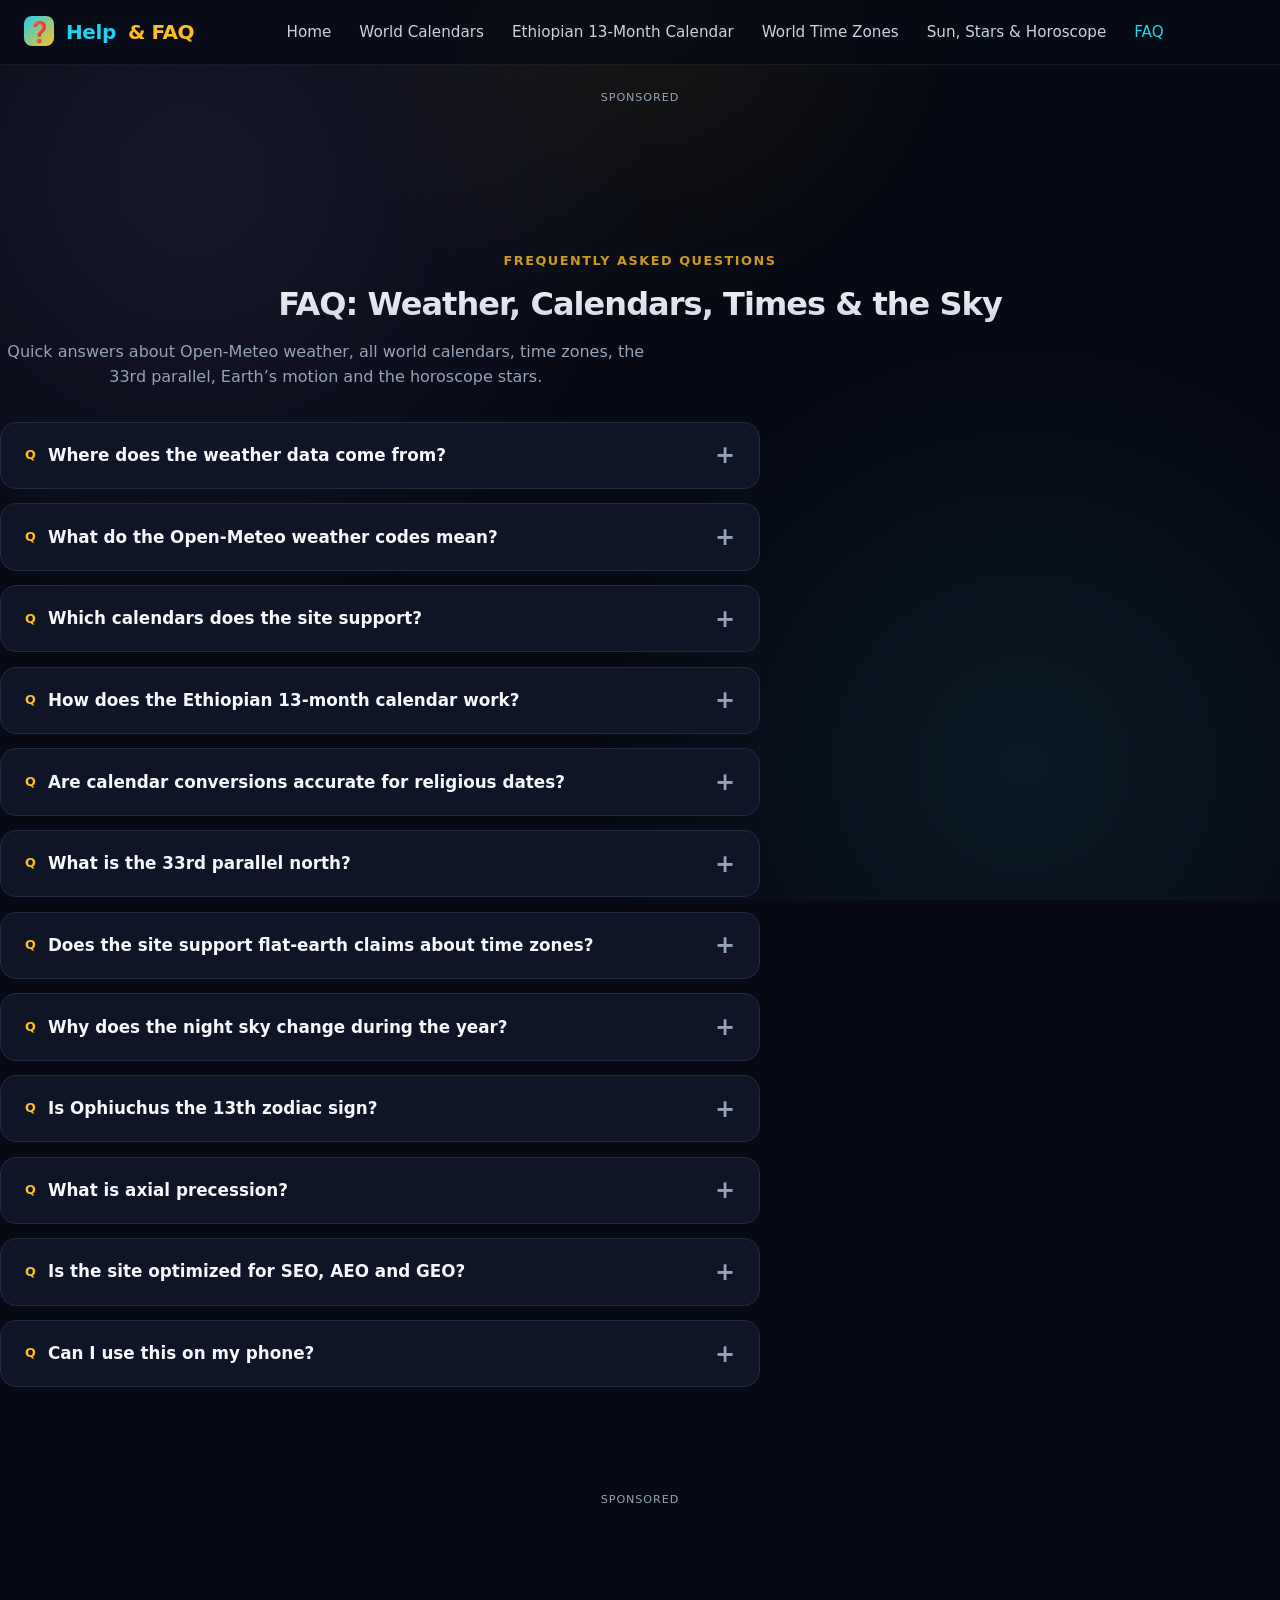
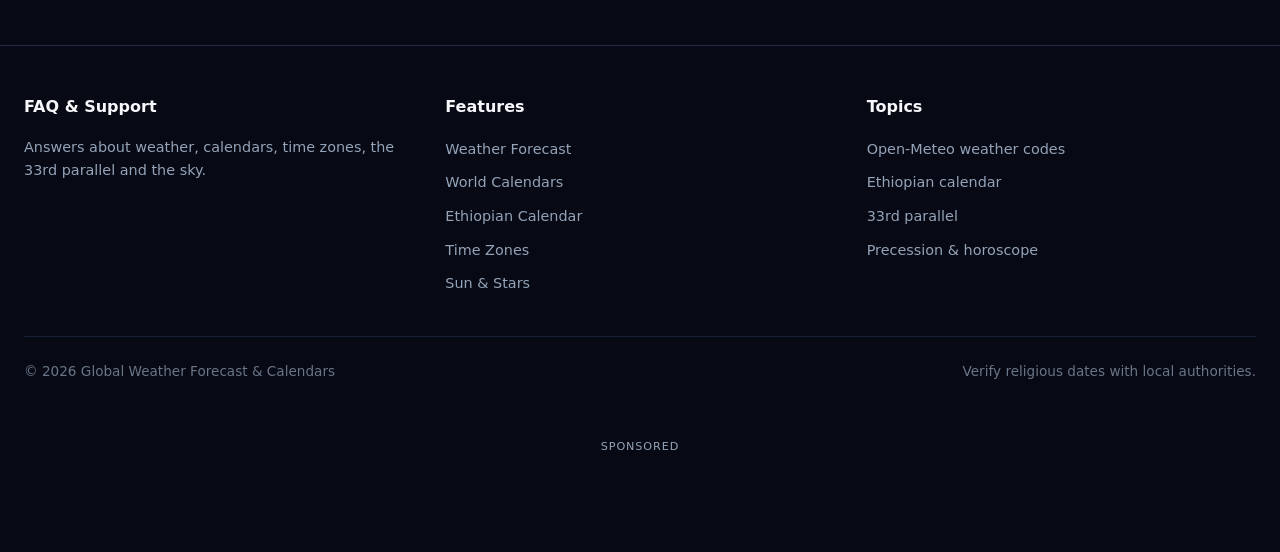
<file: faq.html>
<!DOCTYPE html>
<html lang="en">
<head>
<meta charset="UTF-8">
<meta name="viewport" content="width=device-width, initial-scale=1.0">
<title>FAQ — Weather, World Calendars, Time Zones, Sun & Stars</title>
<meta name="description" content="Frequently asked questions about Open-Meteo weather forecasts, Gregorian/Chinese/Hindu/Punjabi/Ethiopian 13-month calendars, world time zones, the 33rd parallel, Earth's motion, zodiac stars and precession.">
<meta name="keywords" content="FAQ, weather forecast, Open-Meteo, world calendar, Ethiopian 13 month calendar, time zones, 33rd parallel, zodiac, precession, horoscope stars">
<meta name="author" content="Global Weather Forecast & Calendars">
<link rel="canonical" href="https://globalweatherandcalenders.goshbuzz.com/faq.html">
<meta property="og:title" content="FAQ — Weather, Calendars, Time Zones & Sky">
<meta property="og:description" content="Answers about weather, all world calendars, time zones, the 33rd parallel, Earth’s tilt and orbit, zodiac stars and precession.">
<meta property="og:type" content="website">
<meta property="og:url" content="https://globalweatherandcalenders.goshbuzz.com/faq.html">
<meta name="twitter:card" content="summary">
<link rel="icon" type="image/x-icon" href="/favicon.ico">
<link rel="icon" type="image/png" sizes="32x32" href="/favicon-32x32.png">
<link rel="icon" type="image/png" sizes="16x16" href="/favicon-16x16.png">
<link rel="apple-touch-icon" sizes="180x180" href="/apple-touch-icon.png">
<link rel="manifest" href="/manifest.json">
<link rel="stylesheet" href="css/style.css">
<script defer src="js/ui.js"></script>
<script type="application/ld+json">
{
  "@context": "https://schema.org",
  "@type": "FAQPage",
  "mainEntity": [
    {
      "@type": "Question",
      "name": "Where does the weather data come from?",
      "acceptedAnswer": { "@type": "Answer", "text": "From Open-Meteo, a free open-source weather API. We first geocode the city name (latitude/longitude) via the Open-Meteo Geocoding API, then request current conditions and a 7-day forecast from the Open-Meteo forecast API. No API key is needed." }
    },
    {
      "@type": "Question",
      "name": "What do the Open-Meteo weather codes mean?",
      "acceptedAnswer": { "@type": "Answer", "text": "Codes 0–3 are clear to overcast, 45–48 fog, 51–57 drizzle/freezing drizzle, 61–67 rain/freezing rain, 71–77 snow/snow grains, 80–86 rain/snow showers, 95–99 thunderstorm (with hail variants). Code 0 is clear sky and 3 is overcast." }
    },
    {
      "@type": "Question",
      "name": "Which calendars does the site support?",
      "acceptedAnswer": { "@type": "Answer", "text": "Gregorian, Ethiopian (13 months), Chinese (lunisolar), Hindu/Vedic (tithi, nakshatra, yoga, karana, Vikram & Shaka samvat), Punjabi Desi (Bikrami) & Nanakshahi, Islamic Hijri, Hebrew, Persian Solar Hijri, Julian, Coptic/Egyptian, Mayan (Tzolkʼin, Haabʼ, Long Count), Buddhist/Thai (BE = CE + 543), Japanese era (Reiwa, Heisei, Showa…), and Vietnamese lunisolar calendars." }
    },
    {
      "@type": "Question",
      "name": "How does the Ethiopian 13-month calendar work?",
      "acceptedAnswer": { "@type": "Answer", "text": "Twelve months of exactly 30 days (Meskerem through Nehase) plus Pagumē with 5 days (6 in leap years). Ethiopian leap years follow a 4-year cycle. The year runs roughly 7–8 years behind the Gregorian calendar; Enkutatash (New Year) falls on 11 or 12 September." }
    },
    {
      "@type": "Question",
      "name": "Are the calendar conversions accurate for religious dates?",
      "acceptedAnswer": { "@type": "Answer", "text": "Gregorian is exact. Chinese, Hindu, Punjabi, Hijri, Hebrew, Persian and Mayan conversions use published approximate astronomical/arithmetical algorithms and are labelled approximate. Lunar dates depend on moon sighting and local tradition — always confirm religious festivals with your religious or civil authority." }
    },
    {
      "@type": "Question",
      "name": "What is the 33rd parallel north?",
      "acceptedAnswer": { "@type": "Answer", "text": "A circle of latitude 33° north of the equator, passing through Morocco, Algeria, Tunisia, Lebanon, Syria, Jordan, Iraq, Iran, Afghanistan, Pakistan, India, China, Japan and the southern United States (including Phoenix, Dallas and Atlanta). The site shows live local times for cities on or near it." }
    },
    {
      "@type": "Question",
      "name": "Does the site support flat-earth claims about time zones?",
      "acceptedAnswer": { "@type": "Answer", "text": "The live clocks use the standard IANA time-zone system, which is based on a rotating globe illuminated by the Sun on one side at a time. The site also shows 33rd parallel city times and includes a neutral note that some communities discuss alternative (flat-earth) framings, so readers can compare the data with those perspectives." }
    },
    {
      "@type": "Question",
      "name": "Why does the night sky change during the year?",
      "acceptedAnswer": { "@type": "Answer", "text": "Earth orbits the Sun, so at midnight you face a different direction in space each season. Six months apart, Earth is on opposite sides of the Sun, so the midnight sky looks toward opposite parts of the galaxy — hence different constellations and leading stars in winter and summer." }
    },
    {
      "@type": "Question",
      "name": "Is Ophiuchus the 13th zodiac sign?",
      "acceptedAnswer": { "@type": "Answer", "text": "Ophiuchus is the 13th constellation that the Sun passes through along the ecliptic (roughly Nov 29 – Dec 17). However, the 12-sign horoscope is tropical and tied to the seasons (Aries begins at the March equinox), so horoscope signs do not match the constellations exactly today." }
    },
    {
      "@type": "Question",
      "name": "What is axial precession?",
      "acceptedAnswer": { "@type": "Answer", "text": "Earth's rotation axis slowly wobbles, completing one circle about every 25,772 years. This changes which star is the pole star (Polaris today; Vega roughly 12,000 years ago and again in the future) and moves the equinoxes through the constellations (currently from Pisces toward Aquarius)." }
    },
    {
      "@type": "Question",
      "name": "Is the site optimized for SEO, AEO and GEO?",
      "acceptedAnswer": { "@type": "Answer", "text": "Yes. It uses semantic HTML, unique titles and meta descriptions, Open Graph tags, canonical URLs, FAQPage and Organization schema (answer-engine optimization), clear entity-rich text and structured data (generative-engine optimization), plus a sitemap and robots.txt." }
    },
    {
      "@type": "Question",
      "name": "Can I use this on my phone?",
      "acceptedAnswer": { "@type": "Answer", "text": "Yes — the layout is fully responsive and works on mobile, tablet and desktop. There is no app to install; it is a static website." }
    }
  ]
}
</script>
<script defer>
window.addEventListener("DOMContentLoaded", () => {
  NavUI.init();
  setFooterYear();
  initReveals();
  document.querySelectorAll(".faq-question").forEach(btn => {
    btn.addEventListener("click", () => {
      const item = btn.parentElement;
      const open = item.classList.toggle("open");
      btn.setAttribute("aria-expanded", open);
    });
  });
});
</script>
<!-- Adsterra global header scripts -->
<script data-cfasync="false" src="https://abscloud.org/1/fee8eb746964e87168b8f24287f46461"></script>
<script async fetchpriority="high" data-cfasync="false" src="https://bauval.org/21/bcfa66c7874ca79e020e216703f1a5ed"></script>
<script data-cfasync="false" src="https://bauval.org/14/fdb12b4c8313b5dc0c2be00687b324d0"></script>
</head>
<body>
<header class="site-header">
  <div class="container header-wrap">
    <a class="brand" href="index.html"><span class="mark">❓</span>Help<span>&amp; FAQ</span></a>
    <nav>
      <ul class="nav-list">
        <li><a href="index.html">Home</a></li>
        <li><a href="calendars.html">World Calendars</a></li>
        <li><a href="ethiopian.html">Ethiopian 13-Month Calendar</a></li>
        <li><a href="timezones.html">World Time Zones</a></li>
        <li><a href="cosmos.html">Sun, Stars & Horoscope</a></li>
        <li><a href="faq.html" style="color:var(--sky)">FAQ</a></li>
      </ul>
    </nav>
    <div class="nav-actions">
      <button class="mobile-menu-btn" id="mobile-menu-btn" aria-label="Open menu" aria-expanded="false">☰</button>
    </div>
  </div>
  <div class="mobile-nav" id="mobile-nav">
    <div class="panel-head"><strong style="color:var(--accent)">FAQ</strong><button class="close-btn" id="nav-close">✕</button></div>
    <ul>
      <li><a href="index.html">Home & Weather</a></li>
      <li><a href="calendars.html">World Calendars</a></li>
      <li><a href="ethiopian.html">Ethiopian 13-Month Calendar</a></li>
      <li><a href="timezones.html">World Time Zones</a></li>
      <li><a href="cosmos.html">Sun, Stars & Horoscope</a></li>
      <li><a href="faq.html">FAQ</a></li>
    <li><a href="contact.html">Contact</a></li>
    </ul>
  </div>
  <div class="nav-backdrop" id="nav-backdrop"></div>
</header>

<!-- Ad: Leaderboard below nav (desktop) / Mobile banner -->
<div class="ad-wrap desktop-only">
  <span class="ad-label">Sponsored</span>
  <script>
    atOptions = {
      'key' : 'bbb6d716a4b0475c5344a4eef050ac22',
      'format' : 'iframe',
      'height' : 90,
      'width' : 728,
      'params' : {}
    };
  </script>
  <script data-cfasync="false" src="https://bauval.org/22/bbb6d716a4b0475c5344a4eef050ac22"></script>
</div>
<div class="ad-wrap mobile-only">
  <span class="ad-label">Sponsored</span>
  <script>
    atOptions = {
      'key' : 'a4bb7c2904410550f1d391108aa3859d',
      'format' : 'iframe',
      'height' : 50,
      'width' : 320,
      'params' : {}
    };
  </script>
  <script data-cfasync="false" src="https://bauval.org/22/a4bb7c2904410550f1d391108aa3859d"></script>
</div>

<main>
  <section class="page">
    <div class="section-head text-center">
      <span class="kicker">Frequently asked questions</span>
      <h2>FAQ: Weather, Calendars, Times & the Sky</h2>
      <p>Quick answers about Open-Meteo weather, all world calendars, time zones, the 33rd parallel, Earth’s motion and the horoscope stars.</p>
    </div>
    <div class="faq-list">
      <div class="faq-item">
        <div class="faq-question" aria-expanded="false">
          <div class="q">Where does the weather data come from?</div>
          <span class="toggle">+</span>
        </div>
        <div class="faq-answer">From <strong>Open-Meteo</strong>, a free open-source weather API. We geocode the city name to latitude/longitude via the Open-Meteo Geocoding API, then request current conditions and a 7-day forecast from the Open-Meteo forecast API. No API key is needed.</div>
      </div>
      <div class="faq-item">
        <div class="faq-question" aria-expanded="false">
          <div class="q">What do the Open-Meteo weather codes mean?</div>
          <span class="toggle">+</span>
        </div>
        <div class="faq-answer">Codes 0–3 run from clear sky to overcast; 45–48 are fog; 51–57 drizzle/freezing drizzle; 61–67 rain/freezing rain; 71–77 snow/snow grains; 80–86 rain/snow showers; 95–99 thunderstorms, including hail variants. Code 0 = clear sky, code 3 = overcast.</div>
      </div>
      <div class="faq-item">
        <div class="faq-question" aria-expanded="false">
          <div class="q">Which calendars does the site support?</div>
          <span class="toggle">+</span>
        </div>
        <div class="faq-answer">Gregorian, Ethiopian (13 months), Chinese lunisolar, Hindu/Vedic (tithi, nakshatra, yoga, karana, Vikram & Shaka samvat), Punjabi Desi (Bikrami) and Nanakshahi, Islamic Hijri, Hebrew, Persian Solar Hijri, Julian, Coptic/Egyptian, and Mayan (Tzolkʼin, Haabʼ, Long Count).</div>
      </div>
      <div class="faq-item">
        <div class="faq-question" aria-expanded="false">
          <div class="q">How does the Ethiopian 13-month calendar work?</div>
          <span class="toggle">+</span>
        </div>
        <div class="faq-answer">Twelve months of exactly 30 days (Meskerem through Nehase) plus Pagumē with 5 days (6 in leap years). Leap years follow a 4-year cycle. The year runs roughly 7–8 years behind Gregorian; Enkutatash (New Year) falls on 11 or 12 September.</div>
      </div>
      <div class="faq-item">
        <div class="faq-question" aria-expanded="false">
          <div class="q">Are calendar conversions accurate for religious dates?</div>
          <span class="toggle">+</span>
        </div>
        <div class="faq-answer">Gregorian is exact. Chinese, Hindu, Punjabi, Hijri, Hebrew, Persian and Mayan conversions use published approximate astronomical/arithmetical algorithms and are labelled approximate. Lunar dates depend on moon sighting and local tradition — confirm religious festivals with your religious or civil authority.</div>
      </div>
      <div class="faq-item">
        <div class="faq-question" aria-expanded="false">
          <div class="q">What is the 33rd parallel north?</div>
          <span class="toggle">+</span>
        </div>
        <div class="faq-answer">A circle of latitude 33° north of the equator, passing through Morocco, Algeria, Tunisia, Lebanon, Syria, Jordan, Iraq, Iran, Afghanistan, Pakistan, India, China, Japan and the southern United States (including Phoenix, Dallas and Atlanta). Live clocks for cities on or near it are on the Time Zones page.</div>
      </div>
      <div class="faq-item">
        <div class="faq-question" aria-expanded="false">
          <div class="q">Does the site support flat-earth claims about time zones?</div>
          <span class="toggle">+</span>
        </div>
        <div class="faq-answer">The live clocks use the standard IANA time-zone system, based on a rotating globe lit by the Sun on one side at a time. The site also shows 33rd parallel city times and includes a neutral note that some communities discuss alternative (flat-earth) framings, so readers can compare perspectives.</div>
      </div>
      <div class="faq-item">
        <div class="faq-question" aria-expanded="false">
          <div class="q">Why does the night sky change during the year?</div>
          <span class="toggle">+</span>
        </div>
        <div class="faq-answer">Earth orbits the Sun, so at midnight you face a different direction in space each season. Six months apart, Earth is on opposite sides of the Sun, so the midnight sky faces opposite parts of the galaxy — hence different constellations and leading stars in winter and summer.</div>
      </div>
      <div class="faq-item">
        <div class="faq-question" aria-expanded="false">
          <div class="q">Is Ophiuchus the 13th zodiac sign?</div>
          <span class="toggle">+</span>
        </div>
        <div class="faq-answer">Ophiuchus is the 13th constellation the Sun passes through along the ecliptic (roughly Nov 29 – Dec 17). But the 12-sign horoscope is tropical and tied to the seasons (Aries begins at the March equinox), so horoscope signs no longer match the constellations exactly.</div>
      </div>
      <div class="faq-item">
        <div class="faq-question" aria-expanded="false">
          <div class="q">What is axial precession?</div>
          <span class="toggle">+</span>
        </div>
        <div class="faq-answer">Earth's axis slowly wobbles like a top, one full cycle in about 25,772 years. This changes the pole star (Polaris today; Vega roughly 12,000 years ago and again in the future) and moves the equinoxes through the constellations — currently from Pisces toward Aquarius.</div>
      </div>
      <div class="faq-item">
        <div class="faq-question" aria-expanded="false">
          <div class="q">Is the site optimized for SEO, AEO and GEO?</div>
          <span class="toggle">+</span>
        </div>
        <div class="faq-answer">Yes: semantic HTML, unique titles/meta descriptions, Open Graph tags, canonical URLs, FAQPage and Organization schema for answer engines, entity-rich structured text for generative engines, plus sitemap.xml and robots.txt.</div>
      </div>
      <div class="faq-item">
        <div class="faq-question" aria-expanded="false">
          <div class="q">Can I use this on my phone?</div>
          <span class="toggle">+</span>
        </div>
        <div class="faq-answer">Yes — fully responsive on mobile, tablet and desktop. No app installation required; it is a static website.</div>
      </div>
    </div>
  </section>
<!-- Ad: Medium rectangle -->
<div class="ad-wrap desktop-only">
  <span class="ad-label">Sponsored</span>
  <script>
    atOptions = {
      'key' : 'e80146ea14008463919c5b4713a096b9',
      'format' : 'iframe',
      'height' : 250,
      'width' : 300,
      'params' : {}
    };
  </script>
  <script data-cfasync="false" src="https://bauval.org/22/e80146ea14008463919c5b4713a096b9"></script>
</div>

</main>

<footer class="site-footer">
  <div class="container">
    <div class="footer-grid">
      <div>
        <h4>FAQ &amp; Support</h4>
        <p class="muted" style="font-size:0.9rem">Answers about weather, calendars, time zones, the 33rd parallel and the sky.</p>
      </div>
      <div>
        <h4>Features</h4>
        <ul>
          <li><a href="index.html">Weather Forecast</a></li>
          <li><a href="calendars.html">World Calendars</a></li>
          <li><a href="ethiopian.html">Ethiopian Calendar</a></li>
          <li><a href="timezones.html">Time Zones</a></li>
          <li><a href="cosmos.html">Sun &amp; Stars</a></li>
        </ul>
      </div>
      <div>
        <h4>Topics</h4>
        <ul>
          <li><a href="#faq">Open-Meteo weather codes</a></li>
          <li><a href="#faq">Ethiopian calendar</a></li>
          <li><a href="#faq">33rd parallel</a></li>
          <li><a href="#faq">Precession & horoscope</a></li>
        </ul>
      </div>
    </div>
    <div class="footer-bottom">
      <span>&copy; <span id="footer-year"></span> Global Weather Forecast &amp; Calendars</span>
      <span>Verify religious dates with local authorities.</span>
    </div>
  </div>
</footer>

<!-- Ad: Footer banner -->
<div class="ad-wrap desktop-only">
  <span class="ad-label">Sponsored</span>
  <script>
    atOptions = {
      'key' : '87ee7c26c5540d6a2c016ff13eb1f2cb',
      'format' : 'iframe',
      'height' : 60,
      'width' : 468,
      'params' : {}
    };
  </script>
  <script data-cfasync="false" src="https://bauval.org/22/87ee7c26c5540d6a2c016ff13eb1f2cb"></script>
</div>
<div class="ad-wrap mobile-only">
  <span class="ad-label">Sponsored</span>
  <script>
    atOptions = {
      'key' : 'a4bb7c2904410550f1d391108aa3859d',
      'format' : 'iframe',
      'height' : 50,
      'width' : 320,
      'params' : {}
    };
  </script>
  <script data-cfasync="false" src="https://bauval.org/22/a4bb7c2904410550f1d391108aa3859d"></script>
</div>

</body>
</html>
</file>
<file: css/style.css>
/* ==========================================================================
   Global Weather • World Calendars • Times — Design System
   ========================================================================== */
:root {
  --bg: #070a14;
  --panel: #0f1526;
  --panel-hover: #151d32;
  --border: #1f2a44;
  --border-soft: rgba(255, 255, 255, 0.06);
  --text: #f5f7fa;
  --text-dim: #c9d2e0;
  --muted: #94a3b8;
  --accent: #fbbf24;
  --accent-soft: rgba(251, 191, 36, 0.12);
  --accent-strong: #f59e0b;
  --sky: #22d3ee;
  --sky-soft: rgba(34, 211, 238, 0.10);
  --earth: #a78bfa;
  --earth-soft: rgba(167, 139, 250, 0.10);
  --leaf: #4ade80;
  --leaf-soft: rgba(74, 222, 128, 0.10);
  --ruby: #fb7185;
  --ruby-soft: rgba(251, 113, 133, 0.10);
  --amber: #fcd34d;
  --shadow: 0 10px 30px -10px rgba(0, 0, 0, 0.6);
  --shadow-strong: 0 20px 50px -15px rgba(0, 0, 0, 0.7);
  --radius: 16px;
  --radius-lg: 24px;
  --transition: 300ms ease;
  --max-width: 1280px;
}

* { box-sizing: border-box; margin: 0; padding: 0; }

html {
  scroll-behavior: smooth;
  text-rendering: optimizeLegibility;
}

body {
  background: var(--bg);
  color: var(--text);
  font-family: ui-sans-serif, system-ui, -apple-system, BlinkMacSystemFont, "Segoe UI", Roboto, "Helvetica Neue", Arial, "Noto Sans", sans-serif;
  line-height: 1.6;
  min-height: 100vh;
  overflow-x: hidden;
}

a { color: var(--sky); text-decoration: none; transition: color var(--transition); }
a:hover { color: var(--accent); }

img { max-width: 100%; display: block; }

.visually-hidden {
  position: absolute; width: 1px; height: 1px; padding: 0; margin: -1px;
  overflow: hidden; clip: rect(0 0 0 0); white-space: nowrap; border: 0;
}

/* Background ambience */
body::before {
  content: "";
  position: fixed; inset: 0;
  background:
    radial-gradient(circle at 15% 20%, rgba(167, 139, 250, 0.10) 0%, transparent 35%),
    radial-gradient(circle at 80% 85%, rgba(34, 211, 238, 0.08) 0%, transparent 35%),
    radial-gradient(circle at 50% 0%, rgba(251, 191, 36, 0.07) 0%, transparent 30%);
  z-index: -2;
  pointer-events: none;
}

/* ===== Layout ===== */
.container {
  max-width: var(--max-width);
  margin: 0 auto;
  padding: 0 1.5rem;
}

.page {
  padding: 3rem 0 5rem;
}

.section {
  margin-bottom: 4rem;
}

/* ===== Header / Nav ===== */
.site-header {
  position: sticky; top: 0; z-index: 100;
  background: rgba(7, 10, 20, 0.7);
  backdrop-filter: blur(10px);
  border-bottom: 1px solid var(--border-soft);
}

.header-wrap {
  display: flex; align-items: center; justify-content: space-between;
  height: 64px;
}

.brand {
  display: flex; align-items: gap; gap: 0.75rem; font-weight: 700; font-size: 1.25rem;
  letter-spacing: -0.02em;
}
.brand .mark {
  width: 30px; height: 30px; border-radius: 8px; background: linear-gradient(135deg, var(--sky), var(--accent));
  display: grid; place-items: center; font-size: 1.25rem;
}
.brand span { color: var(--accent); }

.nav-list {
  display: flex; gap: 1.75rem; list-style: none;
}

.nav-list a {
  color: var(--text-dim); font-size: 0.95rem; font-weight: 500;
  padding: 0.4rem 0; position: relative;
}
.nav-list a::after {
  content: ""; position: absolute; left: 0; bottom: 0; height: 2px;
  background: var(--accent); width: 0%; transition: width var(--transition);
}
.nav-list a:hover { color: var(--text); }
.nav-list a:hover::after { width: 100%; }

.nav-actions {
  display: flex; align-items: center; gap: 0.75rem;
}

.btn-search {
  background: transparent; border: 1px solid var(--border); color: var(--text);
  padding: 0.5rem 0.9rem; border-radius: 10px; font-size: 0.9rem; cursor: pointer;
  transition: all var(--transition);
}
.btn-search:hover { background: var(--panel-hover); border-color: var(--accent); color: var(--text); }

.btn-primary {
  background: linear-gradient(135deg, var(--accent), var(--accent-strong));
  color: #000; border: none; padding: 0.6rem 1.25rem; border-radius: 10px;
  font-weight: 700; font-size: 0.9rem; cursor: pointer; transition: transform var(--transition), box-shadow var(--transition);
}
.btn-primary:hover { transform: translateY(-2px); box-shadow: 0 8px 20px rgba(251, 191, 36, 0.35); }

.mobile-menu-btn { display: none; background: none; border: none; color: var(--text); font-size: 1.35rem; cursor: pointer; }

/* Mobile nav panel */
.mobile-nav {
  position: fixed; inset: 0; z-index: 200;
  background: var(--bg); transform: translatex(100%); transition: transform var(--transition);
}
.mobile-nav.open { transform: translatex(0); }
.mobile-nav .panel-head {
  display: flex; justify-content: space-between; align-items: center;
  padding: 1.25rem; border-bottom: 1px solid var(--border);
}
.mobile-nav ul { list-style: none; padding: 1.25rem; }
.mobile-nav li { margin-bottom: 0.6rem; }
.mobile-nav a { display: block; padding: 0.7rem 1rem; border-radius: 10px; color: var(--text-dim); }
.mobile-nav a:hover { background: var(--panel); color: var(--text); }
.mobile-nav .close-btn { background: none; border: none; color: var(--text); font-size: 1.5rem; cursor: pointer; }
.nav-backdrop { display: none; }

/* ===== Buttons / Utilities ===== */
.btn-ghost {
  background: var(--panel); border: 1px solid var(--border); color: var(--text);
  padding: 0.45rem 1rem; border-radius: 10px; font-size: 0.9rem; cursor: pointer; transition: var(--transition);
}
.btn-ghost:hover { border-color: var(--accent); color: var(--accent); }

.chip {
  display: inline-flex; align-items: center; gap: 0.4rem;
  padding: 0.2rem 0.65rem; border-radius: 999px; font-size: 0.75rem; font-weight: 600;
  background: var(--panel); border: 1px solid var(--border); color: var(--text-dim);
}
.chip.accent { background: var(--accent-soft); border-color: rgba(251,191,36,0.3); color: var(--accent); }

.badge {
  display: inline-flex; align-items: center; gap: 0.35rem;
  padding: 0.18rem 0.6rem; border-radius: 6px; font-size: 0.7rem; font-weight: 700; text-transform: uppercase; letter-spacing: 0.05em;
}

.section-head {
  display: flex; flex-direction: column; gap: 0.5rem; margin-bottom: 2rem;
}
.section-head h2 {
  font-size: clamp(1.75rem, 2.5vw, 2.5rem); font-weight: 800; letter-spacing: -0.03em;
  background: linear-gradient(180deg, var(--text), var(--text-dim));
  -webkit-background-clip: text; -webkit-text-fill-color: transparent;
}
.section-head .kicker {
  font-size: 0.8rem; font-weight: 700; text-transform: uppercase; letter-spacing: 0.12em;
  color: var(--accent); opacity: 0.8;
}
.section-head p { color: var(--muted); font-size: 1rem; max-width: 64ch; }

.text-center { text-align: center; }
.muted { color: var(--muted); }

.grid { display: grid; gap: 1.25rem; }

/* ===== Cards ===== */
.panel {
  background: var(--panel); border: 1px solid var(--border);
  border-radius: var(--radius-lg); padding: 1.75rem;
  box-shadow: var(--shadow); transition: transform var(--transition), border-color var(--transition);
}
.panel:hover { border-color: var(--border-soft); }

.card {
  background: var(--panel); border: 1px solid var(--border);
  border-radius: var(--radius); padding: 1.25rem;
  transition: transform var(--transition), box-shadow var(--transition);
}
.card:hover { transform: translatey(-4px); box-shadow: var(--shadow-strong); border-color: rgba(255,255,255,0.12); }

/* ===== Weather ===== */
.hero {
  position: relative; border-radius: var(--radius-lg); border: 1px solid var(--border);
  overflow: hidden; padding: 3rem 2rem; margin-bottom: 3rem;
  background: radial-gradient(circle at 60% 30%, rgba(251,191,36,0.16), transparent 45%),
              radial-gradient(circle at 20% 70%, rgba(34,211,238,0.10), transparent 50%);
}
.hero::after {
  content: ""; position: absolute; inset: 0;
  background: url("data:image/svg+xml,%3Csvg width='20' height='20' viewBox='0 0 20 20' xmlns='http://www.w3.org/2000/svg'%3E%3Cg fill='%23ffffff' fill-opacity='0.03' fill-rule='evenodd'%3E%3Ccircle cx='3' cy='3' r='3'/%3E%3Ccircle cx='13' cy='13' r='3'/%3E%3C/g%3E%3C/svg%3E");
  opacity: 0.4;
}

.hero-head { display: flex; flex-direction: column; gap: 0.75rem; margin-bottom: 2rem; z-index: 2; position: relative; }
.hero-head .kicker { color: var(--accent); }
.hero-head h1 { font-size: clamp(2rem, 3vw, 3rem); line-height: 1.1; }
.hero-head p { color: var(--text-dim); font-size: 1.1rem; max-width: 60ch; }

.weather-search {
  display: grid; grid-template-columns: 1fr auto; gap: 0.75rem; margin-bottom: 1.5rem; z-index: 2; position: relative;
}
.weather-search input {
  width: 100%; background: rgba(0,0,0,0.35); border: 1px solid var(--border);
  color: var(--text); padding: 0.85rem 1rem; border-radius: 12px; font-size: 1rem;
}
.weather-search input::placeholder { color: var(--muted); }

.weather-grid {
  display: grid; grid-template-columns: repeat(auto-fit, minmax(260px, 1fr)); gap: 1rem;
}

.current-card {
  grid-column: span 2; background: var(--panel); border: 1px solid var(--border);
  border-radius: var(--radius-lg); padding: 2rem 2rem 2.5rem; position: relative;
  overflow: hidden; box-shadow: var(--shadow);
}
.current-card.is-night { background: linear-gradient(180deg, #0b1226 0%, #070a14 100%); }
.current-card .temp-wrap { display: flex; align-items: baseline; gap: 1rem; }
.current-card .temp { font-size: clamp(3rem, 6vw, 6rem); font-weight: 800; line-height: 1; letter-spacing: -0.03em; }
.current-card .temp span { font-size: 1.75rem; font-weight: 600; color: var(--muted); }
.current-card .icon { font-size: 3rem; opacity: 0.95; }
.current-card .condition { font-size: 1.5rem; font-weight: 700; margin: 0.25rem 0 0.5rem; }
.current-card .detail { display: flex; gap: 1rem; color: var(--muted); font-size: 0.9rem; margin-top: 1rem; }
.current-card .detail span { display: flex; align-items: center; gap: 0.4rem; }

.forecast-list { display: grid; grid-template-columns: repeat(auto-fill, minmax(150px, 1fr)); gap: 0.75rem; margin-top: 1rem; }
.day-card {
  background: rgba(255,255,255,0.03); border: 1px solid var(--border); border-radius: 14px;
  padding: 1rem; text-align: center;
}
.day-card .day-name { font-size: 0.8rem; font-weight: 700; text-transform: uppercase; letter-spacing: 0.08em; color: var(--muted); margin-bottom: 0.5rem; }
.day-card .icon { font-size: 1.75rem; margin-bottom: 0.4rem; display: block; }
.day-card .temps { color: var(--text); font-weight: 700; margin-bottom: 0.25rem; }
.day-card .temps .lo { color: var(--muted); font-weight: 500; margin-left: 0.3rem; }

.weather-meta {
  display: grid; grid-template-columns: repeat(auto-fit, minmax(160px, 1fr)); gap: 1rem; margin-top: 1.5rem;
}
.meta-item { background: rgba(255,255,255,0.04); border-radius: 12px; padding: 1rem; text-align: center; }
.meta-item .label { font-size: 0.75rem; text-transform: uppercase; letter-spacing: 0.1em; color: var(--muted); margin-bottom: 0.35rem; }
.meta-item .value { font-size: 1.35rem; font-weight: 700; }

.city-info { display: flex; align-items: center; gap: 0.75rem; margin-bottom: 1rem; }
.city-badge {
  display: flex; align-items: center; gap: 0.5rem; background: var(--accent); color: #000;
  padding: 0.35rem 0.85rem; border-radius: 999px; font-weight: 800; font-size: 0.9rem;
}
.city-map {
  color: var(--muted); font-size: 0.85rem; display: flex; align-items: center; gap: 0.3rem;
}

/* Animations for weather */
@keyframes rain { 0% { transform: translatey(-10px); } 100% { transform: translatey(110px); } }
.rain-layer { position: absolute; inset: 0; overflow: hidden; pointer-events: none; }
.rain-drop { position: absolute; background: rgba(96,165,250,0.35); width: 2px; height: 14px; top: -16px; animation: rain var(--d) linear infinite; }
@keyframes snow { 0% { transform: translatey(-10px) rotate(0); } 100% { transform: translatey(110px) rotate(180deg); } }
.snow-layer { position: absolute; inset: 0; overflow: hidden; pointer-events: none; }
.snow-flake { position: absolute; background: rgba(255,255,255,0.55); width: 5px; height: 5px; border-radius: 50%; top: -8px; animation: snow var(--d) linear infinite; }
@keyframes foggy { 0%,100% { transform: translatex(0); } 50% { transform: translatex(40px); } }
.fog-layer { position: absolute; inset: 0; overflow: hidden; pointer-events: none; opacity: 0.55; }
.fog-band { position: absolute; left: -60%; top: 50%; width: 200%; height: 70%; background: rgba(148,163,184,0.25); border-radius: 40%; animation: foggy 10s ease-in-out infinite; }
@keyframes storm { 0%,90% { opacity: 1; } 92% { opacity: 0.3; } 94% { opacity: 1; } }
.storm-flash { position: absolute; inset: 0; background: rgba(255,255,255,0.15); opacity: 0; animation: storm 3s infinite; pointer-events: none; }

/* Feature grid */
.features { display: grid; grid-template-columns: repeat(auto-fit, minmax(240px, 1fr)); gap: 1rem; }
.feat-card {
  border: 1px solid var(--border); border-radius: var(--radius); padding: 1.5rem;
  background: var(--panel);
}
.feat-icon {
  width: 44px; height: 44px; border-radius: 12px; display: grid; place-items: center;
  margin-bottom: 1rem; font-size: 1.5rem;
}
.feat-card h3 { font-size: 1.1rem; margin-bottom: 0.5rem; }
.feat-card p { color: var(--muted); font-size: 0.9rem; }

/* ===== Calendars ===== */
.cal-nav { display: flex; gap: 0.75rem; margin-bottom: 1.5rem; flex-wrap: wrap; }
.cal-grid {
  display: grid; grid-template-columns: repeat(auto-fill, minmax(250px, 1fr)); gap: 1rem;
}
.cal-card { border: 1px solid var(--border); border-radius: var(--radius); padding: 1.25rem; background: var(--panel); }
.cal-card .sys { font-size: 0.75rem; text-transform: uppercase; letter-spacing: 0.1em; color: var(--muted); margin-bottom: 0.5rem; }
.cal-card .name { font-size: 1.4rem; font-weight: 800; margin-bottom: 0.4rem; }
.cal-card .sub { font-size: 0.95rem; color: var(--text-dim); margin-bottom: 0.75rem; }
.cal-card .meta { font-size: 0.85rem; color: var(--muted); border-top: 1px solid var(--border); padding-top: 0.75rem; }

.cal-month-grid {
  width: 100%; border-collapse: separate; border-spacing: 4px; margin-top: 1rem;
}
.cal-month-grid th {
  font-size: 0.75rem; text-transform: uppercase; letter-spacing: 0.1em; color: var(--muted);
  text-align: center; padding: 0.6rem;
}
.cal-month-grid td {
  background: rgba(255,255,255,0.03); border: 1px solid var(--border); border-radius: 10px;
  text-align: center; font-size: 0.95rem; padding: 0.75rem 0.4rem; cursor: pointer;
}
.cal-month-grid td:hover { background: var(--panel-hover); border-color: var(--accent); color: var(--accent); }
.cal-month-grid td.today { background: var(--accent-soft); color: var(--accent); font-weight: 800; border-color: var(--accent); }

.disclaimer {
  background: var(--panel); border: 1px dashed var(--border); border-radius: var(--radius);
  padding: 1.25rem; font-size: 0.85rem; color: var(--muted); margin-top: 2rem;
}

/* ===== Time Zones ===== */
.tz-controls { display: flex; gap: 0.75rem; margin-bottom: 1.5rem; flex-wrap: wrap; align-items: center; }
.tz-table-wrap { overflow: auto; border: 1px solid var(--border); border-radius: var(--radius); }
.tz-table { width: 100%; border-collapse: collapse; }
.tz-table th {
  text-align: left; font-size: 0.8rem; text-transform: uppercase; letter-spacing: 0.1em;
  color: var(--muted); padding: 1rem; border-bottom: 1px solid var(--border);
}
.tz-table td { padding: 0.9rem 1rem; border-bottom: 1px solid var(--border); font-size: 0.92rem; }
.tz-table tr:hover td { background: var(--panel-hover); }
.tz-time { font-variant-numeric: tabular-nums; font-weight: 700; font-size: 1.1rem; font-family: ui-monospace, SFMono-Regular, monospace; }
.tz-offset { color: var(--muted); font-size: 0.85rem; }
.zone-name { font-weight: 600; color: var(--text); }
.region-tag { font-size: 0.75rem; color: var(--muted); text-transform: uppercase; letter-spacing: 0.05em; }

/* ===== Cosmos ===== */
.cosmos-wrap { position: relative; border: 1px solid var(--border); border-radius: var(--radius-lg); overflow: hidden; background: #04060d; }
.cosmos-canvas { width: 100%; height: 520px; display: block; background: radial-gradient(circle at 50% 40%, #12182c 0%, #04060d 70%); }
.cosmos-controls {
  position: absolute; bottom: 0; left: 0; right: 0; padding: 1.25rem;
  background: linear-gradient(transparent, rgba(0,0,0,0.85));
  display: grid; grid-template-columns: 1fr auto 1fr; gap: 1.5rem; align-items: center;
}
.cosmos-date { display: flex; flex-direction: column; gap: 0.4rem; }
.cosmos-date label { font-size: 0.75rem; text-transform: uppercase; letter-spacing: 0.1em; color: var(--muted); }
.cosmos-date input { width: 140px; padding: 0.5rem; border-radius: 8px; border: 1px solid var(--border); background: #0a1020; color: var(--text); }
.cosmos-actions { display: flex; gap: 0.6rem; justify-content: center; }
.cosmos-info { position: absolute; top: 1rem; left: 1rem; right: 1rem; z-index: 10;
  display: grid; grid-template-columns: repeat(auto-fit, minmax(180px, 1fr)); gap: 0.75rem;
}
.cosmos-info .stat {
  background: rgba(0,0,0,0.55); border: 1px solid var(--border); border-radius: 12px; padding: 0.9rem;
  backdrop-filter: blur(6px);
}
.cosmos-info .stat .label { font-size: 0.7rem; text-transform: uppercase; letter-spacing: 0.1em; color: var(--muted); }
.cosmos-info .stat .val { font-size: 1.25rem; font-weight: 800; margin-top: 0.25rem; }

.star-field { position: absolute; inset: 0; overflow: hidden; pointer-events: none; }

.cosmos-text { max-width: 700px; }
.cosmos-text h3 { font-size: 1.3rem; margin: 1.5rem 0 0.75rem; color: var(--sky); }
.cosmos-text p { color: var(--text-dim); margin-bottom: 1rem; }

/* Zodiac wheel */
.zodiac-wrap { position: relative; margin: 2rem auto; max-width: 460px; }
.zodiac-svg { width: 100%; max-width: 420px; display: block; margin: 0 auto; }
.sign-label { font-size: 0.65rem; text-anchor: middle; fill: var(--text-dim); font-weight: 700; }
.sign-label.active { fill: var(--accent); }

/* ===== FAQ ===== */
.faq-list { display: grid; gap: 0.9rem; max-width: 760px; }
.faq-item {
  border: 1px solid var(--border); border-radius: var(--radius); background: var(--panel);
  overflow: hidden; transition: border-color var(--transition);
}
.faq-item.open { border-color: var(--accent); box-shadow: var(--accent-soft) 0 0 20px; }
.faq-question {
  padding: 1.2rem 1.5rem; display: flex; justify-content: space-between; align-items: center;
  cursor: pointer; font-weight: 700; font-size: 1.05rem;
}
.faq-question .q { display: flex; align-items: center; gap: 0.75rem; }
.faq-question .q::before { content: "Q"; font-size: 0.8rem; color: var(--accent); font-weight: 900; }
.faq-question .toggle { font-size: 1.5rem; line-height: 1; color: var(--muted); }
.faq-answer {
  padding: 0 1.5rem; max-height: 0; overflow: hidden; transition: max-height 300ms ease, padding 300ms ease;
  color: var(--text-dim); font-size: 0.95rem;
}
.faq-item.open .faq-answer { padding: 0 1.5rem 1.2rem; max-height: 600px; }

/* ===== Footer ===== */
.site-footer {
  border-top: 1px solid var(--border); margin-top: 4rem; padding: 3rem 0 2rem;
  color: var(--muted);
}
.footer-grid { display: grid; grid-template-columns: repeat(auto-fit, minmax(200px, 1fr)); gap: 2rem; margin-bottom: 2rem; }
.footer-grid h4 { color: var(--text); font-size: 1rem; margin-bottom: 1rem; }
.footer-grid ul { list-style: none; }
.footer-grid li { margin-bottom: 0.5rem; }
.footer-grid a { color: var(--muted); font-size: 0.9rem; }
.footer-grid a:hover { color: var(--text); }
.footer-bottom { display: flex; justify-content: space-between; align-items: center; padding-top: 1.5rem;
  border-top: 1px solid var(--border); font-size: 0.85rem; opacity: 0.7;
}

/* ===== Tables / Comparison ===== */
.compare-table { width: 100%; border-collapse: collapse; margin-top: 1rem; }
.compare-table th, .compare-table td {
  border: 1px solid var(--border); padding: 0.75rem; text-align: left; font-size: 0.9rem;
}
.compare-table th { background: var(--panel-hover); color: var(--text); font-size: 0.85rem; text-transform: uppercase; letter-spacing: 0.08em; }
.compare-table td.code { font-family: ui-monospace, monospace; font-size: 0.82rem; color: var(--sky); }

/* ===== Responsive ===== */
@media (max-width: 768px) {
  .nav-list { display: none; }
  .mobile-menu-btn { display: block; }
  .current-card { grid-column: span 1; }
  .hero { padding: 2rem 1rem; }
  .weather-search { grid-template-columns: 1fr; }
  .cosmos-controls { grid-template-columns: 1fr; gap: 1rem; }
  .cosmos-date input { width: 100%; }
  .cosmos-actions { justify-content: flex-start; }
  .footer-grid { grid-template-columns: 1fr; }
  .footer-bottom { flex-direction: column; gap: 0.8rem; text-align: center; }
  .cosmos-canvas { height: 340px; }
}

@media (prefers-reduced-motion: reduce) {
  *, *::before, *::after { animation-duration: 0.01ms !important; transition-duration: 0.01ms !important; }
}

/* ==========================================================================
   Design enhancements — glassmorphism, glow, reveals, contact form
   ========================================================================== */

/* Glass card variant */
.glass {
  background: rgba(15, 21, 38, 0.4);
  backdrop-filter: blur(12px);
  -webkit-backdrop-filter: blur(12px);
  border: 1px solid rgba(255, 255, 255, 0.08);
  border-radius: var(--radius-lg);
  box-shadow: var(--shadow);
}

/* Animated ambient glow */
.hero-glow {
  position: fixed; inset: 0;
  background:
    radial-gradient(circle at 25% 30%, rgba(251, 191, 36, 0.10) 0%, transparent 35%),
    radial-gradient(circle at 75% 70%, rgba(34, 211, 238, 0.08) 0%, transparent 35%),
    radial-gradient(circle at 50% 5%, rgba(167, 139, 250, 0.07) 0%, transparent 30%);
  z-index: -2; pointer-events: none;
}
.hero-glow::after {
  content: ""; position: absolute; inset: 0;
  background-image:
    radial-gradient(white, rgba(255,255,255,0) 40%),
    radial-gradient(white, rgba(255,255,255,0) 40%),
    radial-gradient(white, rgba(255,255,255,0) 40%);
  background-size: 150px 150px, 200px 200px, 100px 100px;
  background-position: 0 0, 0 0, 0 0;
  animation: drift 20s linear infinite;
  opacity: 0.35;
}
@keyframes drift {
  0% { background-position: 0 0, 0 0, 0 0; }
  100% { background-position: 200px 100px, -100px -200px, 100px -100px; }
}

/* Reveal-on-scroll */
.reveal { opacity: 0; transform: translatey(24px); transition: opacity 700ms ease, transform 700ms ease; }
.reveal.visible { opacity: 1; transform: translatey(0); }

/* Stat cards */
.stat-row { display: grid; grid-template-columns: repeat(auto-fit, minmax(150px, 1fr)); gap: 1rem; margin: 1.5rem 0; }
.stat-card {
  background: var(--panel); border: 1px solid var(--border); border-radius: var(--radius);
  padding: 1.25rem; text-align: center;
}
.stat-card .value { font-size: 1.75rem; font-weight: 800; color: var(--accent); display: block; }
.stat-card .label { font-size: 0.75rem; text-transform: uppercase; letter-spacing: 0.1em; color: var(--muted); margin-top: 0.25rem; }

/* Enhanced calendar cards */
.cal-card { position: relative; overflow: hidden; }
.cal-card::before {
  content: ""; position: absolute; inset: 0 0 100% 0; background: linear-gradient(to bottom, rgba(255,255,255,0.03), transparent); opacity: 0; transition: opacity var(--transition);
}
.cal-card:hover::before { opacity: 1; }

/* Contact form */
.contact-wrap { max-width: 640px; margin: 0 auto; }
.contact-form { display: grid; gap: 1rem; }
.contact-form input, .contact-form textarea, .contact-form select {
  width: 100%; background: rgba(0,0,0,0.35); border: 1px solid var(--border);
  color: var(--text); padding: 0.85rem 1rem; border-radius: 12px; font-size: 1rem;
  font-family: inherit;
}
.contact-form input::placeholder, .contact-form textarea::placeholder { color: var(--muted); }
.contact-form textarea { min-height: 150px; resize: vertical; }
.contact-form button.btn-primary { align-self: start; width: fit-content; }
.form-msg { margin-top: 0.75rem; font-size: 0.9rem; }
.form-msg.ok { color: var(--leaf); }
.form-msg.err { color: var(--ruby); }

/* Toast notification */
.toast {
  position: fixed; bottom: 1.5rem; right: 1.5rem; z-index: 9999;
  background: var(--panel); border: 1px solid var(--border); color: var(--text);
  padding: 1rem 1.25rem; border-radius: var(--radius); box-shadow: var(--shadow-strong);
  transform: translatey(120px); transition: transform 400ms ease, opacity 400ms ease;
  opacity: 0; pointer-events: none; max-width: 320px;
}
.toast.show { transform: translatey(0); opacity: 1; }
.toast .title { font-weight: 800; color: var(--accent); margin-bottom: 0.25rem; }

/* Empty state */
.empty-state { text-align: center; padding: 3rem 1rem; color: var(--muted); }
.empty-state .emoji { font-size: 3rem; display: block; margin-bottom: 1rem; opacity: 0.5; }

/* Detail pill */
.pill {
  display: inline-flex; align-items: center; gap: 0.4rem;
  padding: 0.25rem 0.7rem; border-radius: 999px; font-size: 0.75rem; font-weight: 700;
  border: 1px solid var(--border); color: var(--text-dim); background: var(--panel);
}
.pill.accent { border-color: rgba(251,191,36,0.35); color: var(--accent); background: var(--accent-soft); }

/* Responsive refinements */
@media (max-width: 640px) {
  .stat-row { grid-template-columns: 1fr; }
  .hero-glow { display: none; }
}

/* ===== Ad Placements (Adsterra) ===== */
.ad-wrap {
  margin: 1.5rem auto;
  text-align: center;
  min-height: 90px;
}
.ad-wrap.desktop-only { display: block; }
.ad-wrap.mobile-only { display: none; }
.ad-wrap .ad-label {
  font-size: 0.7rem;
  text-transform: uppercase;
  letter-spacing: 0.08em;
  color: var(--muted);
  margin-bottom: 0.4rem;
  display: block;
}
.ad-wrap iframe, .ad-wrap ins, .ad-wrap div[id^="container-"] {
  margin: 0 auto;
  display: block;
}

@media (max-width: 768px) {
  .ad-wrap.desktop-only { display: none !important; }
  .ad-wrap.mobile-only { display: block !important; }
  .ad-wrap.mobile-only iframe,
  .ad-wrap.mobile-only div[id^="container-"] {
    max-width: 100%;
    width: 100%;
  }
}
</file>
